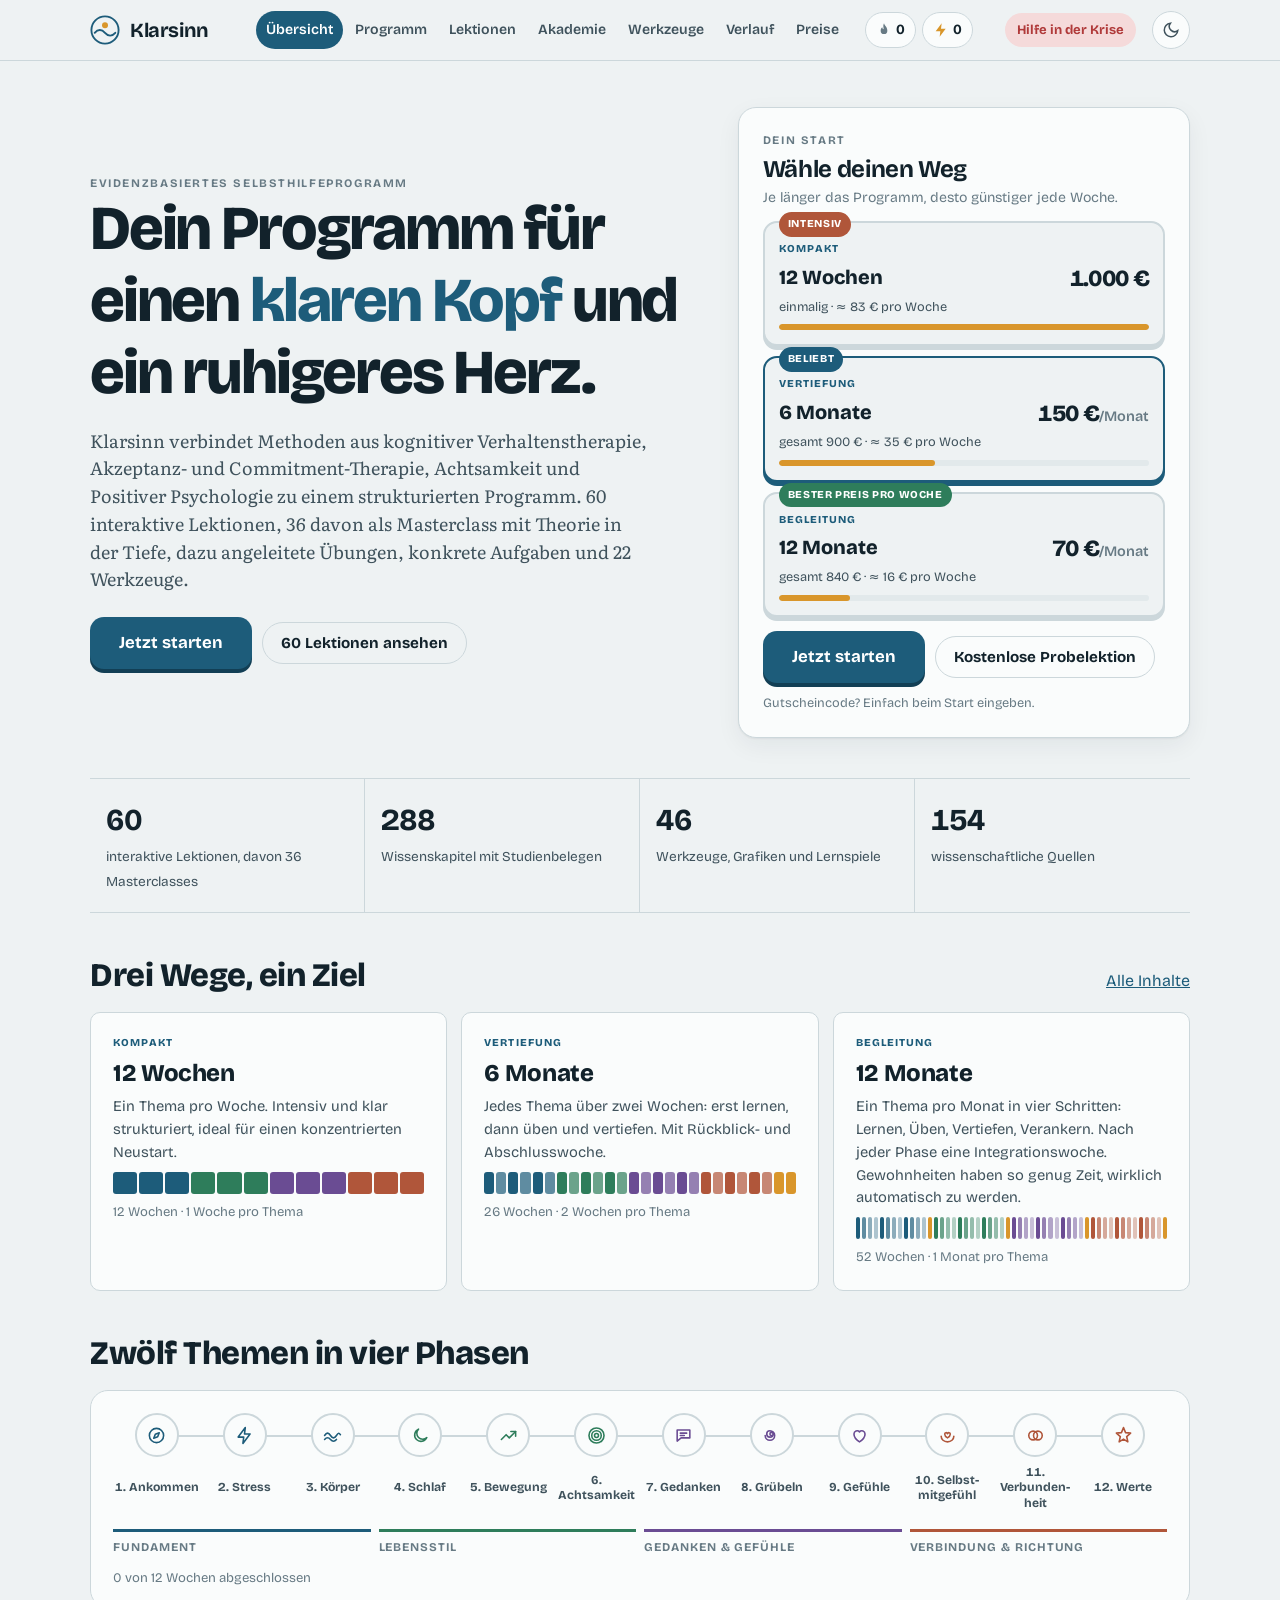
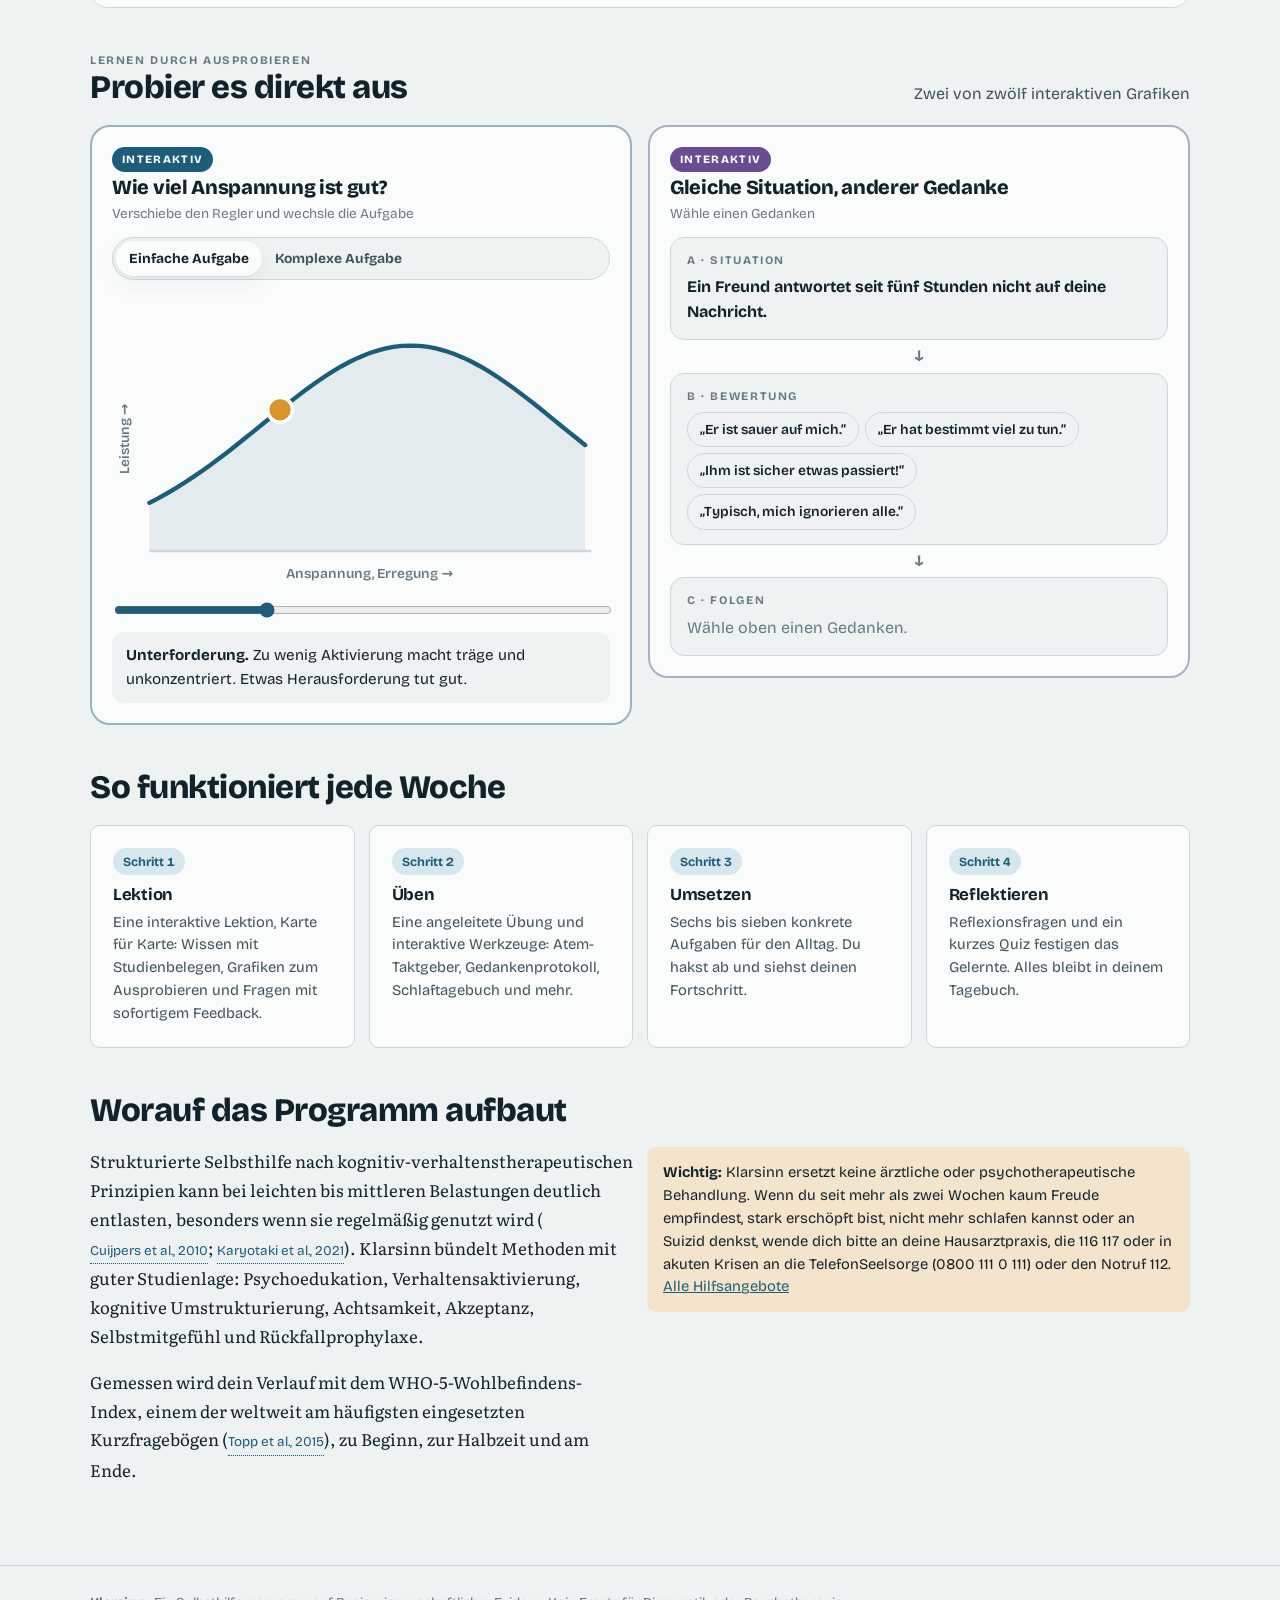
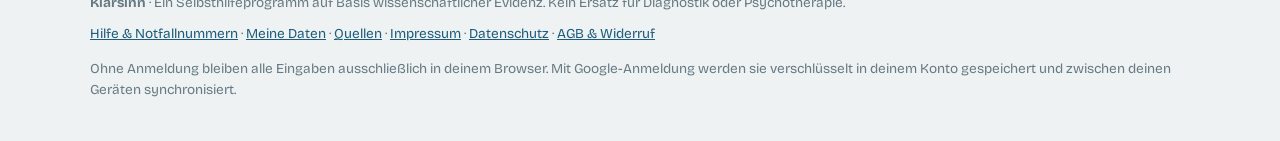
<file: klarsinn/index.html>
<!DOCTYPE html>
<html lang="de">
<head>
<meta charset="UTF-8">
<meta name="viewport" content="width=device-width, initial-scale=1, viewport-fit=cover">
<title>Klarsinn</title>
<meta name="description" content="Klarsinn – ein wissenschaftlich fundiertes, interaktives Programm (12 Wochen, 6 oder 12 Monate) für mentale Gesundheit. Wöchentlicher Input, Übungen, Aufgaben und Werkzeuge auf Basis von KVT, ACT, Achtsamkeit und Positiver Psychologie.">
<link rel="stylesheet" href="css/fonts.css">
<link rel="icon" href="favicon.svg" type="image/svg+xml">
<meta property="og:title" content="Klarsinn – Programm für mentale Gesundheit">
<meta property="og:description" content="60 interaktive Lektionen, Übungen, Prüfungen und Abschlusszertifikat. Evidenzbasiert, in 12 Wochen, 6 oder 12 Monaten.">
<meta name="theme-color" content="#1D5C7A">
<link rel="stylesheet" href="css/app.css">
</head>
<body>
<header class="top">
  <div class="wrap top-in">
    <a class="brand" href="#start" aria-label="Klarsinn – Startseite">
      <svg viewBox="0 0 32 32" aria-hidden="true"><circle cx="16" cy="16" r="14.5" fill="none" stroke="var(--accent)" stroke-width="2"/><path d="M5 19c3.5-4 7.5-4 11 0s7.5 4 11 0" fill="none" stroke="var(--accent)" stroke-width="2" stroke-linecap="round"/><circle cx="16" cy="11" r="3.2" fill="var(--glow)"/></svg>
      <span><b>Klarsinn</b><small>PROGRAMM FÜR MENTALE GESUNDHEIT</small></span>
    </a>
    <nav class="nav" id="nav" aria-label="Hauptnavigation">
      <a href="#start" data-r="start">Übersicht</a>
      <a href="#programm" data-r="programm">Programm</a>
      <a href="#lektionen" data-r="lektionen">Lektionen</a>
      <a href="#akademie" data-r="akademie">Akademie</a>
      <a href="#werkzeuge" data-r="werkzeuge">Werkzeuge</a>
      <a href="#verlauf" data-r="verlauf">Verlauf</a>
      <a href="#kaufen" data-r="kaufen">Preise</a>
    </nav>
    <div class="stats" id="stats"></div>
    <div id="account"></div>
    <a class="sos" href="#hilfe">Hilfe<span class="sos-long">&nbsp;in der Krise</span></a>
    <button class="iconbtn" id="themeBtn" type="button" aria-label="Farbschema wechseln" title="Hell/Dunkel">
      <svg viewBox="0 0 24 24" fill="none" stroke="currentColor" stroke-width="2"><path d="M21 12.8A9 9 0 1 1 11.2 3a7 7 0 0 0 9.8 9.8z"/></svg>
    </button>
    <button class="iconbtn menubtn" id="menuBtn" type="button" aria-label="Menü" aria-expanded="false">
      <svg viewBox="0 0 24 24" fill="none" stroke="currentColor" stroke-width="2" stroke-linecap="round"><path d="M4 7h16M4 12h16M4 17h16"/></svg>
    </button>
  </div>
</header>

<main class="wrap" id="app" tabindex="-1"></main>

<footer class="foot">
  <div class="wrap stack">
    <div class="row">
      <span><b>Klarsinn</b> · Ein Selbsthilfeprogramm auf Basis wissenschaftlicher Evidenz. Kein Ersatz für Diagnostik oder Psychotherapie.</span>
      <span><a href="#hilfe">Hilfe &amp; Notfallnummern</a> · <a href="#daten">Meine Daten</a> · <a href="#quellen">Quellen</a> · <a href="impressum.html">Impressum</a> · <a href="datenschutz.html">Datenschutz</a> · <a href="agb.html">AGB &amp; Widerruf</a></span>
    </div>
    <span id="privacyNote">Ohne Anmeldung bleiben alle Eingaben ausschließlich in deinem Browser. Mit Google-Anmeldung werden sie verschlüsselt in deinem Konto gespeichert und zwischen deinen Geräten synchronisiert.</span>
  </div>
</footer>
<div class="toast" id="toast" role="status" aria-live="polite"></div>

<script src="js/config.js"></script>
<script src="js/core.js"></script>
<script src="js/refs.js"></script>
<script src="js/weeks-01-04.js"></script>
<script src="js/weeks-05-08.js"></script>
<script src="js/weeks-09-12.js"></script>
<script src="js/deep-01-04.js"></script>
<script src="js/deep-05-08.js"></script>
<script src="js/deep-09-12.js"></script>
<script src="js/master-01-03.js"></script>
<script src="js/master-04-06.js"></script>
<script src="js/master-07-09.js"></script>
<script src="js/master-10-12.js"></script>
<script src="js/cases-01-06.js"></script>
<script src="js/cases-07-12.js"></script>
<script src="js/tools.js"></script>
<script src="js/explorables.js"></script>
<script src="js/explorables2.js"></script>
<script src="js/program.js"></script>
<script src="js/shop.js"></script>
<script src="js/models.js"></script>
<script src="js/academy.js"></script>
<script src="js/lessons.js"></script>
<script src="js/cloud.js"></script>
<script src="js/app.js"></script>
</body>
</html>
</file>
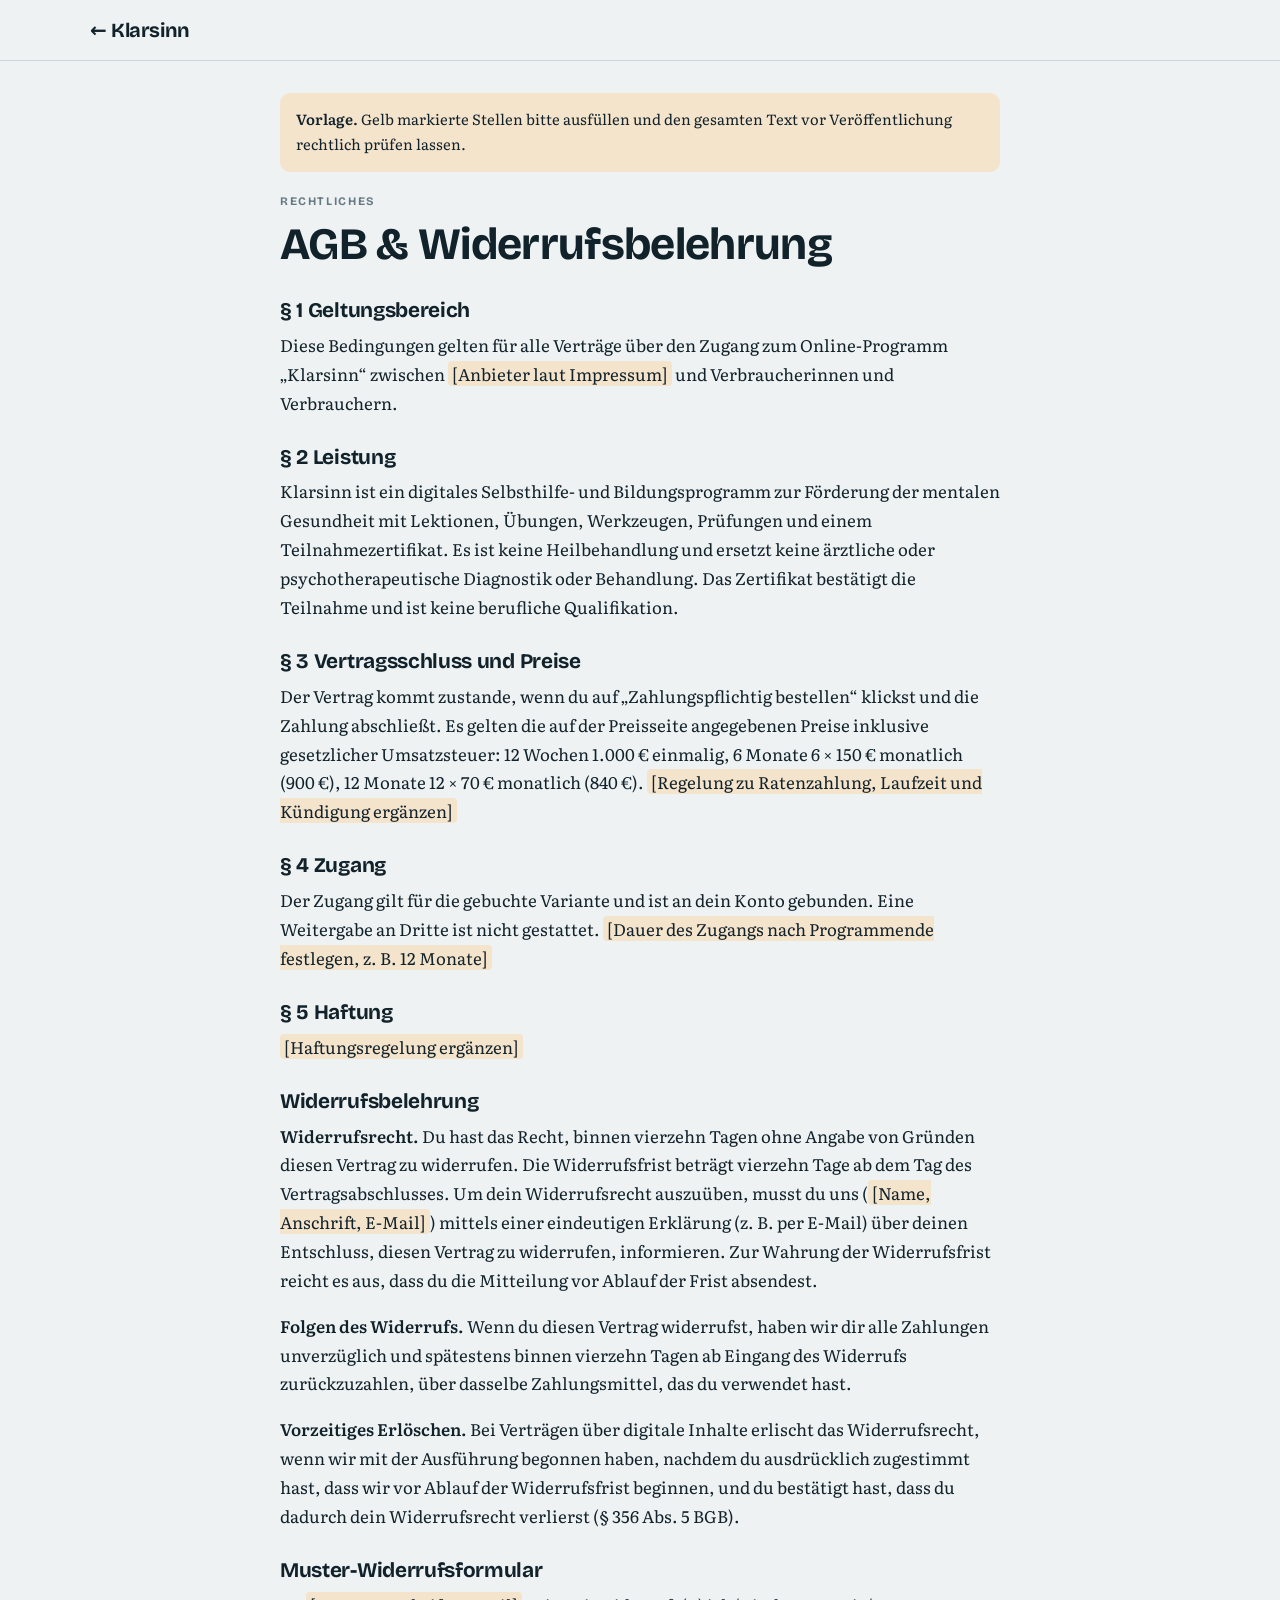
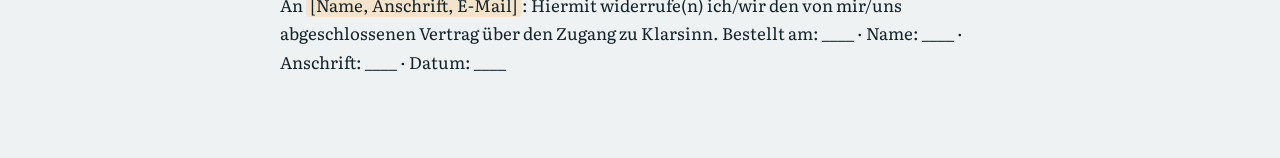
<file: klarsinn/agb.html>
<!DOCTYPE html>
<html lang="de"><head><meta charset="UTF-8"><meta name="viewport" content="width=device-width, initial-scale=1">
<title>AGB & Widerrufsbelehrung · Klarsinn</title><link rel="stylesheet" href="css/fonts.css"><link rel="stylesheet" href="css/app.css"><link rel="icon" href="favicon.svg" type="image/svg+xml">
<style>.legal{max-width:760px;margin:0 auto;padding-block:32px 64px}.legal h1{font-size:clamp(2rem,5vw,2.8rem);margin:8px 0 18px}.legal h2{font-size:1.3rem;margin:28px 0 8px}.legal .ph{background:var(--warn-tint);padding:0 4px;border-radius:4px}.legal .tpl{margin-bottom:20px}</style></head>
<body><header class="top"><div class="wrap top-in"><a class="brand" href="./"><b>← Klarsinn</b></a></div></header><main class="wrap legal reading">
<div class="note warn tpl"><b>Vorlage.</b> Gelb markierte Stellen bitte ausfüllen und den gesamten Text vor Veröffentlichung rechtlich prüfen lassen.</div>
<div class="eyebrow">Rechtliches</div><h1>AGB & Widerrufsbelehrung</h1>

<h2>§ 1 Geltungsbereich</h2>
<p>Diese Bedingungen gelten für alle Verträge über den Zugang zum Online-Programm „Klarsinn“ zwischen <span class="ph">[Anbieter laut Impressum]</span> und Verbraucherinnen und Verbrauchern.</p>
<h2>§ 2 Leistung</h2>
<p>Klarsinn ist ein digitales Selbsthilfe- und Bildungsprogramm zur Förderung der mentalen Gesundheit mit Lektionen, Übungen, Werkzeugen, Prüfungen und einem Teilnahmezertifikat. Es ist keine Heilbehandlung und ersetzt keine ärztliche oder psychotherapeutische Diagnostik oder Behandlung. Das Zertifikat bestätigt die Teilnahme und ist keine berufliche Qualifikation.</p>
<h2>§ 3 Vertragsschluss und Preise</h2>
<p>Der Vertrag kommt zustande, wenn du auf „Zahlungspflichtig bestellen“ klickst und die Zahlung abschließt. Es gelten die auf der Preisseite angegebenen Preise inklusive gesetzlicher Umsatzsteuer: 12 Wochen 1.000 € einmalig, 6 Monate 6 × 150 € monatlich (900 €), 12 Monate 12 × 70 € monatlich (840 €). <span class="ph">[Regelung zu Ratenzahlung, Laufzeit und Kündigung ergänzen]</span></p>
<h2>§ 4 Zugang</h2>
<p>Der Zugang gilt für die gebuchte Variante und ist an dein Konto gebunden. Eine Weitergabe an Dritte ist nicht gestattet. <span class="ph">[Dauer des Zugangs nach Programmende festlegen, z. B. 12 Monate]</span></p>
<h2>§ 5 Haftung</h2>
<p><span class="ph">[Haftungsregelung ergänzen]</span></p>
<h2 id="widerruf">Widerrufsbelehrung</h2>
<p><b>Widerrufsrecht.</b> Du hast das Recht, binnen vierzehn Tagen ohne Angabe von Gründen diesen Vertrag zu widerrufen. Die Widerrufsfrist beträgt vierzehn Tage ab dem Tag des Vertragsabschlusses. Um dein Widerrufsrecht auszuüben, musst du uns (<span class="ph">[Name, Anschrift, E-Mail]</span>) mittels einer eindeutigen Erklärung (z. B. per E-Mail) über deinen Entschluss, diesen Vertrag zu widerrufen, informieren. Zur Wahrung der Widerrufsfrist reicht es aus, dass du die Mitteilung vor Ablauf der Frist absendest.</p>
<p><b>Folgen des Widerrufs.</b> Wenn du diesen Vertrag widerrufst, haben wir dir alle Zahlungen unverzüglich und spätestens binnen vierzehn Tagen ab Eingang des Widerrufs zurückzuzahlen, über dasselbe Zahlungsmittel, das du verwendet hast.</p>
<p><b>Vorzeitiges Erlöschen.</b> Bei Verträgen über digitale Inhalte erlischt das Widerrufsrecht, wenn wir mit der Ausführung begonnen haben, nachdem du ausdrücklich zugestimmt hast, dass wir vor Ablauf der Widerrufsfrist beginnen, und du bestätigt hast, dass du dadurch dein Widerrufsrecht verlierst (§ 356 Abs. 5 BGB).</p>
<h2>Muster-Widerrufsformular</h2>
<p>An <span class="ph">[Name, Anschrift, E-Mail]</span>: Hiermit widerrufe(n) ich/wir den von mir/uns abgeschlossenen Vertrag über den Zugang zu Klarsinn. Bestellt am: ____ · Name: ____ · Anschrift: ____ · Datum: ____</p>
</main></body></html>
</file>
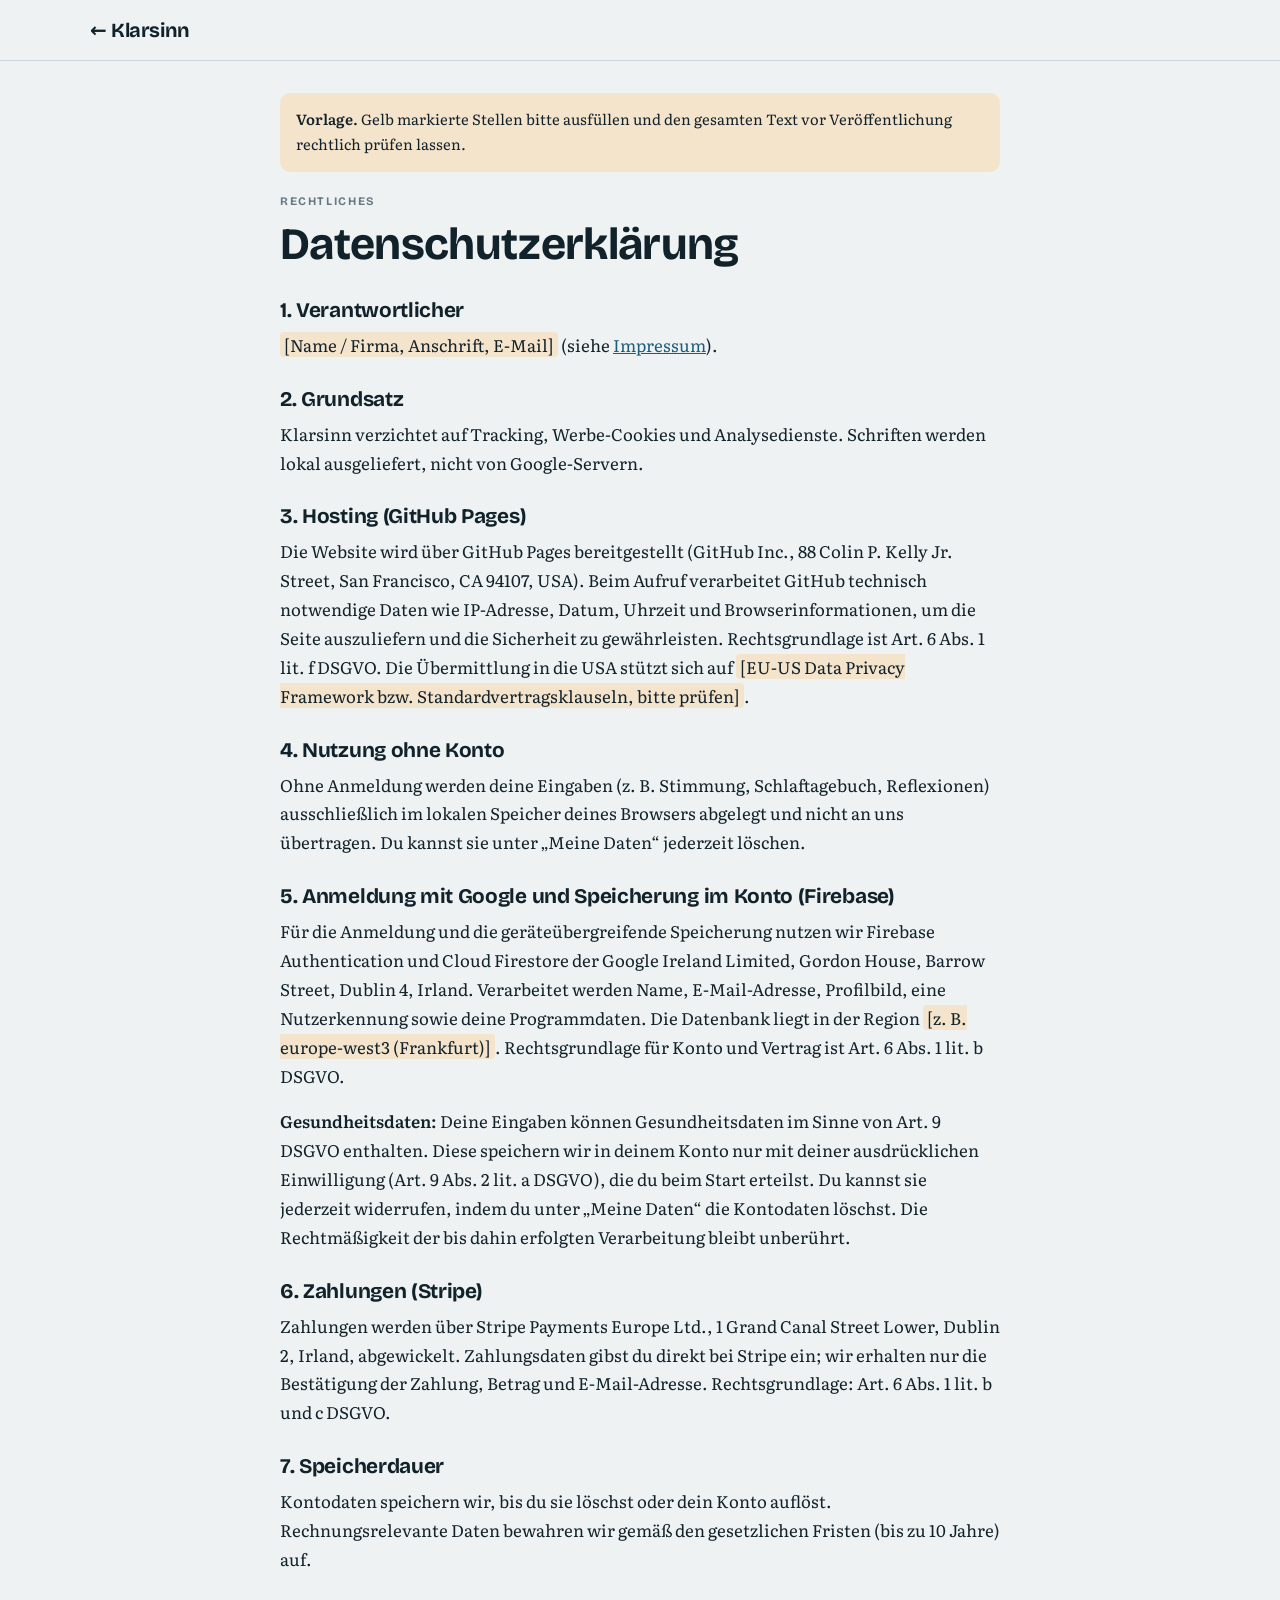
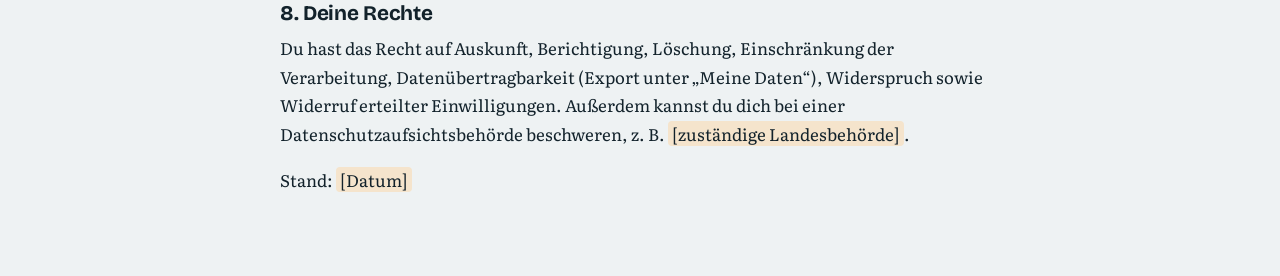
<file: klarsinn/datenschutz.html>
<!DOCTYPE html>
<html lang="de"><head><meta charset="UTF-8"><meta name="viewport" content="width=device-width, initial-scale=1">
<title>Datenschutzerklärung · Klarsinn</title><link rel="stylesheet" href="css/fonts.css"><link rel="stylesheet" href="css/app.css"><link rel="icon" href="favicon.svg" type="image/svg+xml">
<style>.legal{max-width:760px;margin:0 auto;padding-block:32px 64px}.legal h1{font-size:clamp(2rem,5vw,2.8rem);margin:8px 0 18px}.legal h2{font-size:1.3rem;margin:28px 0 8px}.legal .ph{background:var(--warn-tint);padding:0 4px;border-radius:4px}.legal .tpl{margin-bottom:20px}</style></head>
<body><header class="top"><div class="wrap top-in"><a class="brand" href="./"><b>← Klarsinn</b></a></div></header><main class="wrap legal reading">
<div class="note warn tpl"><b>Vorlage.</b> Gelb markierte Stellen bitte ausfüllen und den gesamten Text vor Veröffentlichung rechtlich prüfen lassen.</div>
<div class="eyebrow">Rechtliches</div><h1>Datenschutzerklärung</h1>

<h2>1. Verantwortlicher</h2>
<p><span class="ph">[Name / Firma, Anschrift, E-Mail]</span> (siehe <a href="impressum.html">Impressum</a>).</p>
<h2>2. Grundsatz</h2>
<p>Klarsinn verzichtet auf Tracking, Werbe-Cookies und Analysedienste. Schriften werden lokal ausgeliefert, nicht von Google-Servern.</p>
<h2>3. Hosting (GitHub Pages)</h2>
<p>Die Website wird über GitHub Pages bereitgestellt (GitHub Inc., 88 Colin P. Kelly Jr. Street, San Francisco, CA 94107, USA). Beim Aufruf verarbeitet GitHub technisch notwendige Daten wie IP-Adresse, Datum, Uhrzeit und Browserinformationen, um die Seite auszuliefern und die Sicherheit zu gewährleisten. Rechtsgrundlage ist Art. 6 Abs. 1 lit. f DSGVO. Die Übermittlung in die USA stützt sich auf <span class="ph">[EU-US Data Privacy Framework bzw. Standardvertragsklauseln, bitte prüfen]</span>.</p>
<h2>4. Nutzung ohne Konto</h2>
<p>Ohne Anmeldung werden deine Eingaben (z. B. Stimmung, Schlaftagebuch, Reflexionen) ausschließlich im lokalen Speicher deines Browsers abgelegt und nicht an uns übertragen. Du kannst sie unter „Meine Daten“ jederzeit löschen.</p>
<h2>5. Anmeldung mit Google und Speicherung im Konto (Firebase)</h2>
<p>Für die Anmeldung und die geräteübergreifende Speicherung nutzen wir Firebase Authentication und Cloud Firestore der Google Ireland Limited, Gordon House, Barrow Street, Dublin 4, Irland. Verarbeitet werden Name, E-Mail-Adresse, Profilbild, eine Nutzerkennung sowie deine Programmdaten. Die Datenbank liegt in der Region <span class="ph">[z. B. europe-west3 (Frankfurt)]</span>. Rechtsgrundlage für Konto und Vertrag ist Art. 6 Abs. 1 lit. b DSGVO.</p>
<p><b>Gesundheitsdaten:</b> Deine Eingaben können Gesundheitsdaten im Sinne von Art. 9 DSGVO enthalten. Diese speichern wir in deinem Konto nur mit deiner ausdrücklichen Einwilligung (Art. 9 Abs. 2 lit. a DSGVO), die du beim Start erteilst. Du kannst sie jederzeit widerrufen, indem du unter „Meine Daten“ die Kontodaten löschst. Die Rechtmäßigkeit der bis dahin erfolgten Verarbeitung bleibt unberührt.</p>
<h2>6. Zahlungen (Stripe)</h2>
<p>Zahlungen werden über Stripe Payments Europe Ltd., 1 Grand Canal Street Lower, Dublin 2, Irland, abgewickelt. Zahlungsdaten gibst du direkt bei Stripe ein; wir erhalten nur die Bestätigung der Zahlung, Betrag und E-Mail-Adresse. Rechtsgrundlage: Art. 6 Abs. 1 lit. b und c DSGVO.</p>
<h2>7. Speicherdauer</h2>
<p>Kontodaten speichern wir, bis du sie löschst oder dein Konto auflöst. Rechnungsrelevante Daten bewahren wir gemäß den gesetzlichen Fristen (bis zu 10 Jahre) auf.</p>
<h2>8. Deine Rechte</h2>
<p>Du hast das Recht auf Auskunft, Berichtigung, Löschung, Einschränkung der Verarbeitung, Datenübertragbarkeit (Export unter „Meine Daten“), Widerspruch sowie Widerruf erteilter Einwilligungen. Außerdem kannst du dich bei einer Datenschutzaufsichtsbehörde beschweren, z. B. <span class="ph">[zuständige Landesbehörde]</span>.</p>
<p>Stand: <span class="ph">[Datum]</span></p>
</main></body></html>
</file>
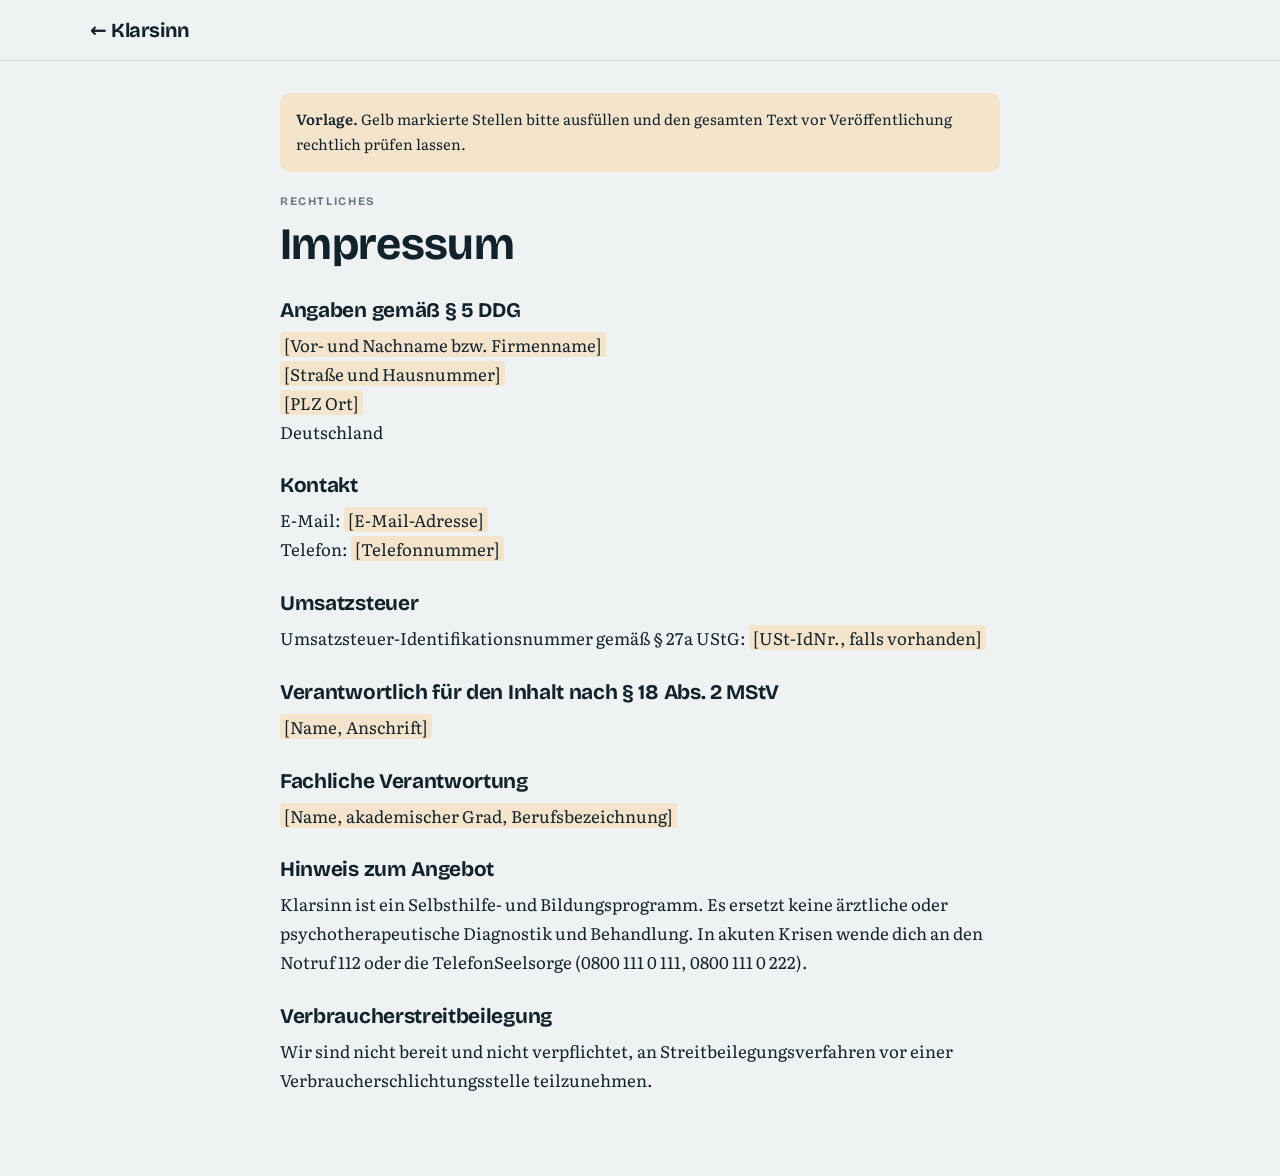
<file: klarsinn/impressum.html>
<!DOCTYPE html>
<html lang="de"><head><meta charset="UTF-8"><meta name="viewport" content="width=device-width, initial-scale=1">
<title>Impressum · Klarsinn</title><link rel="stylesheet" href="css/fonts.css"><link rel="stylesheet" href="css/app.css"><link rel="icon" href="favicon.svg" type="image/svg+xml">
<style>.legal{max-width:760px;margin:0 auto;padding-block:32px 64px}.legal h1{font-size:clamp(2rem,5vw,2.8rem);margin:8px 0 18px}.legal h2{font-size:1.3rem;margin:28px 0 8px}.legal .ph{background:var(--warn-tint);padding:0 4px;border-radius:4px}.legal .tpl{margin-bottom:20px}</style></head>
<body><header class="top"><div class="wrap top-in"><a class="brand" href="./"><b>← Klarsinn</b></a></div></header><main class="wrap legal reading">
<div class="note warn tpl"><b>Vorlage.</b> Gelb markierte Stellen bitte ausfüllen und den gesamten Text vor Veröffentlichung rechtlich prüfen lassen.</div>
<div class="eyebrow">Rechtliches</div><h1>Impressum</h1>

<h2>Angaben gemäß § 5 DDG</h2>
<p><span class="ph">[Vor- und Nachname bzw. Firmenname]</span><br><span class="ph">[Straße und Hausnummer]</span><br><span class="ph">[PLZ Ort]</span><br>Deutschland</p>
<h2>Kontakt</h2>
<p>E-Mail: <span class="ph">[E-Mail-Adresse]</span><br>Telefon: <span class="ph">[Telefonnummer]</span></p>
<h2>Umsatzsteuer</h2>
<p>Umsatzsteuer-Identifikationsnummer gemäß § 27a UStG: <span class="ph">[USt-IdNr., falls vorhanden]</span></p>
<h2>Verantwortlich für den Inhalt nach § 18 Abs. 2 MStV</h2>
<p><span class="ph">[Name, Anschrift]</span></p>
<h2>Fachliche Verantwortung</h2>
<p><span class="ph">[Name, akademischer Grad, Berufsbezeichnung]</span></p>
<h2>Hinweis zum Angebot</h2>
<p>Klarsinn ist ein Selbsthilfe- und Bildungsprogramm. Es ersetzt keine ärztliche oder psychotherapeutische Diagnostik und Behandlung. In akuten Krisen wende dich an den Notruf 112 oder die TelefonSeelsorge (0800 111 0 111, 0800 111 0 222).</p>
<h2>Verbraucherstreitbeilegung</h2>
<p>Wir sind nicht bereit und nicht verpflichtet, an Streitbeilegungsverfahren vor einer Verbraucherschlichtungsstelle teilzunehmen.</p>
</main></body></html>
</file>
<file: klarsinn/css/fonts.css>
/* Selbst gehostete Schriften (SIL Open Font License): Bricolage Grotesque, Literata */
/* latin-ext */
@font-face {
  font-family: 'Bricolage Grotesque';
  font-style: normal;
  font-weight: 400;
  font-stretch: 100%;
  font-display: swap;
  src: url(../fonts/BricolageGrotesque-normal-latin-ext-0.woff2) format('woff2');
  unicode-range: U+0100-02BA, U+02BD-02C5, U+02C7-02CC, U+02CE-02D7, U+02DD-02FF, U+0304, U+0308, U+0329, U+1D00-1DBF, U+1E00-1E9F, U+1EF2-1EFF, U+2020, U+20A0-20AB, U+20AD-20C4, U+2113, U+2C60-2C7F, U+A720-A7FF;
}
/* latin */
@font-face {
  font-family: 'Bricolage Grotesque';
  font-style: normal;
  font-weight: 400;
  font-stretch: 100%;
  font-display: swap;
  src: url(../fonts/BricolageGrotesque-normal-latin-1.woff2) format('woff2');
  unicode-range: U+0000-00FF, U+0131, U+0152-0153, U+02BB-02BC, U+02C6, U+02DA, U+02DC, U+0304, U+0308, U+0329, U+2000-206F, U+20AC, U+2122, U+2191, U+2193, U+2212, U+2215, U+FEFF, U+FFFD;
}
/* latin-ext */
@font-face {
  font-family: 'Bricolage Grotesque';
  font-style: normal;
  font-weight: 600;
  font-stretch: 100%;
  font-display: swap;
  src: url(../fonts/BricolageGrotesque-normal-latin-ext-0.woff2) format('woff2');
  unicode-range: U+0100-02BA, U+02BD-02C5, U+02C7-02CC, U+02CE-02D7, U+02DD-02FF, U+0304, U+0308, U+0329, U+1D00-1DBF, U+1E00-1E9F, U+1EF2-1EFF, U+2020, U+20A0-20AB, U+20AD-20C4, U+2113, U+2C60-2C7F, U+A720-A7FF;
}
/* latin */
@font-face {
  font-family: 'Bricolage Grotesque';
  font-style: normal;
  font-weight: 600;
  font-stretch: 100%;
  font-display: swap;
  src: url(../fonts/BricolageGrotesque-normal-latin-1.woff2) format('woff2');
  unicode-range: U+0000-00FF, U+0131, U+0152-0153, U+02BB-02BC, U+02C6, U+02DA, U+02DC, U+0304, U+0308, U+0329, U+2000-206F, U+20AC, U+2122, U+2191, U+2193, U+2212, U+2215, U+FEFF, U+FFFD;
}
/* latin-ext */
@font-face {
  font-family: 'Bricolage Grotesque';
  font-style: normal;
  font-weight: 700;
  font-stretch: 100%;
  font-display: swap;
  src: url(../fonts/BricolageGrotesque-normal-latin-ext-0.woff2) format('woff2');
  unicode-range: U+0100-02BA, U+02BD-02C5, U+02C7-02CC, U+02CE-02D7, U+02DD-02FF, U+0304, U+0308, U+0329, U+1D00-1DBF, U+1E00-1E9F, U+1EF2-1EFF, U+2020, U+20A0-20AB, U+20AD-20C4, U+2113, U+2C60-2C7F, U+A720-A7FF;
}
/* latin */
@font-face {
  font-family: 'Bricolage Grotesque';
  font-style: normal;
  font-weight: 700;
  font-stretch: 100%;
  font-display: swap;
  src: url(../fonts/BricolageGrotesque-normal-latin-1.woff2) format('woff2');
  unicode-range: U+0000-00FF, U+0131, U+0152-0153, U+02BB-02BC, U+02C6, U+02DA, U+02DC, U+0304, U+0308, U+0329, U+2000-206F, U+20AC, U+2122, U+2191, U+2193, U+2212, U+2215, U+FEFF, U+FFFD;
}
/* latin-ext */
@font-face {
  font-family: 'Bricolage Grotesque';
  font-style: normal;
  font-weight: 800;
  font-stretch: 100%;
  font-display: swap;
  src: url(../fonts/BricolageGrotesque-normal-latin-ext-0.woff2) format('woff2');
  unicode-range: U+0100-02BA, U+02BD-02C5, U+02C7-02CC, U+02CE-02D7, U+02DD-02FF, U+0304, U+0308, U+0329, U+1D00-1DBF, U+1E00-1E9F, U+1EF2-1EFF, U+2020, U+20A0-20AB, U+20AD-20C4, U+2113, U+2C60-2C7F, U+A720-A7FF;
}
/* latin */
@font-face {
  font-family: 'Bricolage Grotesque';
  font-style: normal;
  font-weight: 800;
  font-stretch: 100%;
  font-display: swap;
  src: url(../fonts/BricolageGrotesque-normal-latin-1.woff2) format('woff2');
  unicode-range: U+0000-00FF, U+0131, U+0152-0153, U+02BB-02BC, U+02C6, U+02DA, U+02DC, U+0304, U+0308, U+0329, U+2000-206F, U+20AC, U+2122, U+2191, U+2193, U+2212, U+2215, U+FEFF, U+FFFD;
}
/* latin-ext */
@font-face {
  font-family: 'Literata';
  font-style: italic;
  font-weight: 400;
  font-display: swap;
  src: url(../fonts/Literata-italic-latin-ext-2.woff2) format('woff2');
  unicode-range: U+0100-02BA, U+02BD-02C5, U+02C7-02CC, U+02CE-02D7, U+02DD-02FF, U+0304, U+0308, U+0329, U+1D00-1DBF, U+1E00-1E9F, U+1EF2-1EFF, U+2020, U+20A0-20AB, U+20AD-20C4, U+2113, U+2C60-2C7F, U+A720-A7FF;
}
/* latin */
@font-face {
  font-family: 'Literata';
  font-style: italic;
  font-weight: 400;
  font-display: swap;
  src: url(../fonts/Literata-italic-latin-3.woff2) format('woff2');
  unicode-range: U+0000-00FF, U+0131, U+0152-0153, U+02BB-02BC, U+02C6, U+02DA, U+02DC, U+0304, U+0308, U+0329, U+2000-206F, U+20AC, U+2122, U+2191, U+2193, U+2212, U+2215, U+FEFF, U+FFFD;
}
/* latin-ext */
@font-face {
  font-family: 'Literata';
  font-style: normal;
  font-weight: 400;
  font-display: swap;
  src: url(../fonts/Literata-normal-latin-ext-4.woff2) format('woff2');
  unicode-range: U+0100-02BA, U+02BD-02C5, U+02C7-02CC, U+02CE-02D7, U+02DD-02FF, U+0304, U+0308, U+0329, U+1D00-1DBF, U+1E00-1E9F, U+1EF2-1EFF, U+2020, U+20A0-20AB, U+20AD-20C4, U+2113, U+2C60-2C7F, U+A720-A7FF;
}
/* latin */
@font-face {
  font-family: 'Literata';
  font-style: normal;
  font-weight: 400;
  font-display: swap;
  src: url(../fonts/Literata-normal-latin-5.woff2) format('woff2');
  unicode-range: U+0000-00FF, U+0131, U+0152-0153, U+02BB-02BC, U+02C6, U+02DA, U+02DC, U+0304, U+0308, U+0329, U+2000-206F, U+20AC, U+2122, U+2191, U+2193, U+2212, U+2215, U+FEFF, U+FFFD;
}
/* latin-ext */
@font-face {
  font-family: 'Literata';
  font-style: normal;
  font-weight: 600;
  font-display: swap;
  src: url(../fonts/Literata-normal-latin-ext-4.woff2) format('woff2');
  unicode-range: U+0100-02BA, U+02BD-02C5, U+02C7-02CC, U+02CE-02D7, U+02DD-02FF, U+0304, U+0308, U+0329, U+1D00-1DBF, U+1E00-1E9F, U+1EF2-1EFF, U+2020, U+20A0-20AB, U+20AD-20C4, U+2113, U+2C60-2C7F, U+A720-A7FF;
}
/* latin */
@font-face {
  font-family: 'Literata';
  font-style: normal;
  font-weight: 600;
  font-display: swap;
  src: url(../fonts/Literata-normal-latin-5.woff2) format('woff2');
  unicode-range: U+0000-00FF, U+0131, U+0152-0153, U+02BB-02BC, U+02C6, U+02DA, U+02DC, U+0304, U+0308, U+0329, U+2000-206F, U+20AC, U+2122, U+2191, U+2193, U+2212, U+2215, U+FEFF, U+FFFD;
}
</file>
<file: klarsinn/css/app.css>
/* Klarsinn – Layout: ruhige Lese-App. Oben schmale Navigation, darunter eine Wegkarte mit 12 Stationen in 4 Phasen;
   Lesetexte in einer Serifenschrift auf 68 Zeichen, Werkzeuge als klar umrandete Arbeitsflächen. */
:root {
  --bg: #EEF2F3;          /* Nebel: kühles, leicht blaugrünes Grau */
  --surface: #FAFCFC;
  --surface-2: #E2E9EB;
  --ink: #12222B;         /* Tiefsee */
  --ink-soft: #3F525C;
  --ink-faint: #677A84;
  --line: #CCD7DB;
  --accent: #1D5C7A;      /* Lagune */
  --accent-ink: #FFFFFF;
  --accent-tint: #D7E7EE;
  --glow: #D9962B;        /* Morgenlicht: nur für Fortschritt & Erfolge */
  --glow-tint: #F6E7CC;
  --ok: #2E7D5B; --ok-tint: #D8ECE2;
  --warn: #A86514; --warn-tint: #F5E4CC;
  --crit: #B03A3A; --crit-tint: #F5DADA;
  --p1: #1D5C7A; --p2: #2E7D5B; --p3: #6A4C93; --p4: #B0563A;
  --shadow: 0 1px 2px rgba(18,34,43,.06), 0 8px 24px rgba(18,34,43,.06);
  --f-display: "Bricolage Grotesque", "Avenir Next", "Segoe UI", system-ui, sans-serif;
  --f-read: "Literata", "Iowan Old Style", Georgia, "Times New Roman", serif;
  --f-ui: "Bricolage Grotesque", "Avenir Next", "Segoe UI", system-ui, sans-serif;
  --r: 10px; --r-sm: 6px;
  --wrap: 1140px; --measure: 68ch;
}
@media (prefers-color-scheme: dark) {
  :root:not([data-theme="light"]) {
    --bg: #0D171C; --surface: #13212A; --surface-2: #1A2C36; --ink: #E4EEF1; --ink-soft: #AFC1C8;
    --ink-faint: #81959E; --line: #273D49; --accent: #6FB7D6; --accent-ink: #0D171C; --accent-tint: #173547;
    --glow: #F0B550; --glow-tint: #3A2C14; --ok: #6CC79E; --ok-tint: #173A2C; --warn: #E7A350; --warn-tint: #3A2A14;
    --crit: #EC8585; --crit-tint: #3D1C1C; --p1: #6FB7D6; --p2: #6CC79E; --p3: #B79BE0; --p4: #E59A7E;
    --shadow: 0 1px 2px rgba(0,0,0,.3), 0 8px 24px rgba(0,0,0,.25); color-scheme: dark;
  }
}
:root[data-theme="dark"] {
  --bg: #0D171C; --surface: #13212A; --surface-2: #1A2C36; --ink: #E4EEF1; --ink-soft: #AFC1C8;
  --ink-faint: #81959E; --line: #273D49; --accent: #6FB7D6; --accent-ink: #0D171C; --accent-tint: #173547;
  --glow: #F0B550; --glow-tint: #3A2C14; --ok: #6CC79E; --ok-tint: #173A2C; --warn: #E7A350; --warn-tint: #3A2A14;
  --crit: #EC8585; --crit-tint: #3D1C1C; --p1: #6FB7D6; --p2: #6CC79E; --p3: #B79BE0; --p4: #E59A7E;
  --shadow: 0 1px 2px rgba(0,0,0,.3), 0 8px 24px rgba(0,0,0,.25); color-scheme: dark;
}

* { box-sizing: border-box; }
html { -webkit-text-size-adjust: 100%; }
body { margin: 0; background: var(--bg); color: var(--ink); font-family: var(--f-ui); font-size: 16px; line-height: 1.55; -webkit-font-smoothing: antialiased; }
@media (prefers-reduced-motion: reduce) { *, *::before, *::after { animation: none !important; transition: none !important; scroll-behavior: auto !important; } }
a { color: var(--accent); }
button, input, select, textarea { font: inherit; color: inherit; }
:focus-visible { outline: 2px solid var(--accent); outline-offset: 2px; border-radius: 4px; }
::selection { background: var(--accent); color: var(--accent-ink); }
h1, h2, h3, h4 { font-family: var(--f-display); letter-spacing: -.015em; line-height: 1.15; text-wrap: balance; margin: 0; }
.wrap { max-width: var(--wrap); margin: 0 auto; padding-inline: 20px; }
.eyebrow { font-family: var(--f-ui); font-size: .72rem; font-weight: 700; letter-spacing: .14em; text-transform: uppercase; color: var(--ink-faint); }
.muted { color: var(--ink-soft); }
.faint { color: var(--ink-faint); }
.num { font-variant-numeric: tabular-nums; }
.sr { position: absolute; width: 1px; height: 1px; overflow: hidden; clip: rect(0 0 0 0); white-space: nowrap; }

/* ---------- Kopfzeile ---------- */
.top { position: sticky; top: env(safe-area-inset-top, 0px); z-index: 40; background: color-mix(in srgb, var(--bg) 90%, transparent); backdrop-filter: blur(12px); border-bottom: 1px solid var(--line); }
.top-in { display: flex; align-items: center; gap: 16px; min-height: 60px; }
.brand { display: flex; align-items: center; gap: 10px; text-decoration: none; color: var(--ink); margin-right: auto; }
.brand svg { width: 30px; height: 30px; flex: none; }
.brand b { font-family: var(--f-display); font-size: 1.25rem; font-weight: 700; letter-spacing: -.02em; }
.brand small { display: block; font-size: .68rem; color: var(--ink-faint); letter-spacing: .06em; font-weight: 600; margin-top: -3px; }
.nav { display: flex; gap: 2px; }
.nav a { text-decoration: none; color: var(--ink-soft); font-weight: 600; font-size: .92rem; padding: 8px 12px; border-radius: 999px; }
.nav a:hover { color: var(--ink); background: var(--surface-2); }
.nav a[aria-current="page"] { color: var(--accent-ink); background: var(--accent); }
.iconbtn { border: 1px solid var(--line); background: var(--surface); border-radius: 999px; width: 38px; height: 38px; display: grid; place-items: center; cursor: pointer; color: var(--ink-soft); flex: none; }
.iconbtn:hover { color: var(--ink); border-color: var(--ink-faint); }
.iconbtn svg { width: 18px; height: 18px; }
.menubtn { display: none; }
@media (max-width: 900px) {
  .menubtn { display: grid; }
  .nav { display: none; position: absolute; top: 100%; left: 0; right: 0; flex-direction: column; background: var(--surface); border-bottom: 1px solid var(--line); padding: 8px 16px 14px; box-shadow: var(--shadow); }
  .nav.open { display: flex; }
  .nav a { border-radius: var(--r-sm); padding: 11px 12px; }
}
.sos { display: inline-flex; align-items: center; gap: 6px; font-weight: 700; font-size: .82rem; color: var(--crit); background: var(--crit-tint); border-radius: 999px; padding: 7px 12px; text-decoration: none; white-space: nowrap; }

/* ---------- Grundbausteine ---------- */
main { padding-block: 28px 64px; min-height: 70vh; }
.btn { display: inline-flex; align-items: center; justify-content: center; gap: 8px; border: 1px solid transparent; background: var(--accent); color: var(--accent-ink); font-weight: 700; padding: 11px 18px; border-radius: 999px; cursor: pointer; text-decoration: none; font-size: .95rem; line-height: 1.2; }
.btn:hover { filter: brightness(1.08); }
.btn.ghost { background: transparent; color: var(--ink); border-color: var(--line); }
.btn.ghost:hover { border-color: var(--ink-faint); filter: none; }
.btn.small { padding: 7px 13px; font-size: .85rem; }
.btn.glow { background: var(--glow); color: #1d1405; }
.btn.danger { background: var(--crit); color: #fff; }
.btn[disabled] { opacity: .45; cursor: not-allowed; }
.row { display: flex; flex-wrap: wrap; gap: 10px; align-items: center; }
.stack { display: grid; gap: 14px; }
.panel { background: var(--surface); border: 1px solid var(--line); border-radius: var(--r); padding: 22px; min-width: 0; }
.panel h3 { font-size: 1.15rem; }
.chip { display: inline-flex; align-items: center; gap: 6px; font-size: .78rem; font-weight: 700; padding: 4px 10px; border-radius: 999px; background: var(--surface-2); color: var(--ink-soft); white-space: nowrap; }
.chip.ok { background: var(--ok-tint); color: var(--ok); }
.chip.glow { background: var(--glow-tint); color: var(--warn); }
.chip.accent { background: var(--accent-tint); color: var(--accent); }
.field { display: grid; gap: 6px; }
.field label, .lbl { font-weight: 700; font-size: .88rem; }
.field .hint { font-size: .82rem; color: var(--ink-faint); }
input[type="text"], input[type="date"], input[type="time"], input[type="number"], select, textarea {
  width: 100%; background: var(--bg); border: 1px solid var(--line); border-radius: var(--r-sm); padding: 10px 12px; font-size: .95rem; }
textarea { min-height: 96px; resize: vertical; font-family: var(--f-read); line-height: 1.6; }
input:focus, select:focus, textarea:focus { outline: 2px solid var(--accent); outline-offset: 0; border-color: transparent; }
input[type="range"] { width: 100%; accent-color: var(--accent); }
.grid2 { display: grid; grid-template-columns: repeat(2, minmax(0, 1fr)); gap: 14px; }
.grid3 { display: grid; grid-template-columns: repeat(3, minmax(0, 1fr)); gap: 14px; }
@media (max-width: 720px) { .grid2, .grid3 { grid-template-columns: 1fr; } }
.toast { position: fixed; left: 50%; bottom: calc(20px + env(safe-area-inset-bottom, 0px)); transform: translateX(-50%) translateY(20px); background: var(--ink); color: var(--bg); padding: 11px 18px; border-radius: 999px; font-weight: 600; font-size: .9rem; opacity: 0; transition: .25s; z-index: 90; pointer-events: none; max-width: calc(100% - 32px); }
.toast.show { opacity: 1; transform: translateX(-50%) translateY(0); }
.empty { border: 1px dashed var(--line); border-radius: var(--r); padding: 22px; color: var(--ink-soft); text-align: center; font-size: .92rem; }
.note { border-radius: var(--r); padding: 14px 16px; background: var(--accent-tint); color: var(--ink); font-size: .92rem; }
.note.warn { background: var(--warn-tint); }
.note.crit { background: var(--crit-tint); }
hr.soft { border: 0; border-top: 1px solid var(--line); margin: 8px 0; }

/* ---------- Startseite ---------- */
.hero { display: grid; grid-template-columns: minmax(0, 1.15fr) minmax(0, .85fr); gap: 36px; align-items: center; padding-block: 18px 30px; }
.hero h1 { font-size: clamp(2.2rem, 5.4vw, 3.9rem); font-weight: 800; letter-spacing: -.035em; }
.hero h1 em { font-style: normal; color: var(--accent); }
.hero p.lead { font-family: var(--f-read); font-size: 1.12rem; color: var(--ink-soft); max-width: 56ch; margin: 18px 0 24px; }
.hero-card { background: var(--surface); border: 1px solid var(--line); border-radius: 18px; padding: 24px; box-shadow: var(--shadow); }
@media (max-width: 860px) { .hero { grid-template-columns: 1fr; } }
.facts { display: grid; grid-template-columns: repeat(4, minmax(0, 1fr)); gap: 0; border-block: 1px solid var(--line); margin-block: 10px 40px; }
.facts div { padding: 18px 16px; border-right: 1px solid var(--line); }
.facts div:last-child { border-right: 0; }
.facts b { display: block; font-family: var(--f-display); font-size: 1.9rem; letter-spacing: -.03em; font-variant-numeric: tabular-nums; }
.facts span { font-size: .85rem; color: var(--ink-soft); }
@media (max-width: 720px) { .facts { grid-template-columns: repeat(2, minmax(0, 1fr)); } .facts div:nth-child(2) { border-right: 0; } .facts div:nth-child(-n+2) { border-bottom: 1px solid var(--line); } }
.sec-h { display: flex; flex-wrap: wrap; justify-content: space-between; align-items: end; gap: 12px; margin: 44px 0 18px; }
.sec-h h2 { font-size: clamp(1.5rem, 3vw, 2.05rem); font-weight: 750; }
.method { display: grid; grid-template-columns: repeat(4, minmax(0, 1fr)); gap: 14px; }
.method .panel h3 { margin: 10px 0 6px; font-size: 1.05rem; }
.method .panel p { margin: 0; font-size: .92rem; color: var(--ink-soft); }
@media (max-width: 900px) { .method { grid-template-columns: repeat(2, minmax(0, 1fr)); } }
@media (max-width: 520px) { .method { grid-template-columns: 1fr; } }
.phase-dot { width: 10px; height: 10px; border-radius: 50%; display: inline-block; flex: none; }

/* ---------- Wegkarte (Signatur) ---------- */
.route { position: relative; background: var(--surface); border: 1px solid var(--line); border-radius: 18px; padding: 22px 22px 18px; overflow-x: auto; }
.route-track { display: grid; grid-template-columns: repeat(12, minmax(62px, 1fr)); min-width: 760px; position: relative; }
.route-track::before { content: ""; position: absolute; left: 4%; right: 4%; top: 22px; height: 2px; background: var(--line); }
.route-fill { position: absolute; left: 4%; top: 22px; height: 2px; background: var(--glow); transition: width .6s ease; }
.stop { position: relative; display: grid; justify-items: center; gap: 8px; text-decoration: none; color: var(--ink-soft); padding-bottom: 4px; }
.stop .node { width: 44px; height: 44px; border-radius: 50%; display: grid; place-items: center; background: var(--surface); border: 2px solid var(--line); font-family: var(--f-display); font-weight: 800; font-size: 1rem; color: var(--ink-soft); position: relative; z-index: 1; transition: transform .15s; font-variant-numeric: tabular-nums; }
.stop:hover .node { transform: translateY(-2px); border-color: var(--ph); color: var(--ink); }
.stop.done .node { background: var(--ph); border-color: var(--ph); color: var(--surface); }
.stop.current .node { border-color: var(--glow); box-shadow: 0 0 0 5px var(--glow-tint); color: var(--ink); }
.stop .t { font-size: .78rem; font-weight: 650; text-align: center; line-height: 1.25; max-width: 11ch; }
.stop.current .t { color: var(--ink); }
.route-phases { display: grid; grid-template-columns: repeat(4, minmax(0, 1fr)); min-width: 760px; margin-top: 14px; gap: 8px; }
.route-phases div { border-top: 3px solid var(--ph); padding-top: 6px; font-size: .74rem; font-weight: 700; letter-spacing: .08em; text-transform: uppercase; color: var(--ink-faint); }

/* ---------- Dashboard ---------- */
.dash { display: grid; grid-template-columns: minmax(0, 1.4fr) minmax(0, 1fr); gap: 16px; }
@media (max-width: 900px) { .dash { grid-template-columns: 1fr; } }
.now { display: grid; gap: 14px; }
.now h2 { font-size: clamp(1.6rem, 3.4vw, 2.3rem); font-weight: 780; }
.ring { width: 110px; height: 110px; flex: none; }
.ring text { font-family: var(--f-display); font-weight: 800; fill: var(--ink); }
.kpis { display: grid; grid-template-columns: repeat(3, minmax(0, 1fr)); gap: 10px; }
.kpi { background: var(--bg); border-radius: var(--r-sm); padding: 12px; }
.kpi b { display: block; font-family: var(--f-display); font-size: 1.5rem; font-variant-numeric: tabular-nums; }
.kpi span { font-size: .78rem; color: var(--ink-faint); font-weight: 600; }
.chart { width: 100%; height: auto; display: block; }
.chart text { fill: var(--ink-faint); font-size: 11px; font-family: var(--f-ui); }
.chart .grid line { stroke: var(--line); stroke-width: 1; }
.todo { list-style: none; margin: 0; padding: 0; display: grid; gap: 8px; }
.todo li { display: flex; gap: 10px; align-items: flex-start; font-size: .93rem; }

/* ---------- Programmübersicht ---------- */
.weeks { display: grid; grid-template-columns: repeat(3, minmax(0, 1fr)); gap: 14px; }
@media (max-width: 900px) { .weeks { grid-template-columns: repeat(2, minmax(0, 1fr)); } }
@media (max-width: 560px) { .weeks { grid-template-columns: 1fr; } }
.wcard { display: grid; grid-template-rows: auto 1fr auto; gap: 10px; text-decoration: none; color: var(--ink); background: var(--surface); border: 1px solid var(--line); border-radius: var(--r); padding: 18px; transition: border-color .15s, transform .15s; }
.wcard:hover { border-color: var(--ph); transform: translateY(-2px); }
.wcard .top-row { display: flex; justify-content: space-between; align-items: center; gap: 8px; }
.wcard .wn { font-family: var(--f-display); font-weight: 800; font-size: .9rem; color: var(--ph); }
.wcard h3 { font-size: 1.22rem; }
.wcard p { margin: 4px 0 0; font-size: .9rem; color: var(--ink-soft); }
.bar { height: 6px; background: var(--surface-2); border-radius: 99px; overflow: hidden; }
.bar i { display: block; height: 100%; background: var(--glow); border-radius: 99px; }

/* ---------- Wochenseite ---------- */
.whead { display: grid; grid-template-columns: minmax(0, 1fr) auto; gap: 20px; align-items: end; padding-bottom: 22px; border-bottom: 1px solid var(--line); }
.whead h1 { font-size: clamp(2rem, 5vw, 3.3rem); font-weight: 800; letter-spacing: -.035em; }
.whead .sub { font-family: var(--f-read); font-size: 1.15rem; color: var(--ink-soft); margin-top: 8px; }
.whead .bignum { font-family: var(--f-display); font-weight: 800; font-size: clamp(4rem, 11vw, 7.5rem); line-height: .8; color: var(--ph); opacity: .9; letter-spacing: -.06em; font-variant-numeric: tabular-nums; }
@media (max-width: 600px) { .whead { grid-template-columns: 1fr; } .whead .bignum { display: none; } }
.wlayout { display: grid; grid-template-columns: 220px minmax(0, 1fr); gap: 36px; margin-top: 26px; }
@media (max-width: 900px) { .wlayout { grid-template-columns: 1fr; gap: 18px; } }
.toc { position: sticky; top: calc(76px + env(safe-area-inset-top, 0px)); align-self: start; display: grid; gap: 2px; }
.toc a { text-decoration: none; color: var(--ink-soft); font-weight: 600; font-size: .9rem; padding: 7px 10px; border-left: 2px solid var(--line); display: flex; justify-content: space-between; gap: 8px; }
.toc a:hover { color: var(--ink); border-color: var(--ph); }
.toc a.active { color: var(--ink); border-color: var(--ph); background: var(--surface); }
.toc .tick { color: var(--ok); font-weight: 800; }
@media (max-width: 900px) {
  .toc { position: sticky; top: calc(60px + env(safe-area-inset-top, 0px)); z-index: 5; grid-auto-flow: column; overflow-x: auto; background: var(--bg); padding-block: 8px; border-bottom: 1px solid var(--line); margin-inline: -20px; padding-inline: 20px; }
  .toc a { border-left: 0; border-bottom: 2px solid transparent; white-space: nowrap; }
  .toc a.active { border-bottom-color: var(--ph); background: transparent; }
}
.wsec { padding-block: 10px 34px; scroll-margin-top: 130px; }
.wsec > h2 { font-size: 1.55rem; font-weight: 760; margin-bottom: 14px; display: flex; align-items: baseline; gap: 10px; }
.wsec > h2 small { font-family: var(--f-ui); font-size: .78rem; color: var(--ph); font-weight: 800; letter-spacing: .1em; text-transform: uppercase; }
.reading { font-family: var(--f-read); font-size: 1.05rem; line-height: 1.72; max-width: var(--measure); }
.reading p { margin: 0 0 1em; }
.reading ul, .reading ol { padding-left: 1.3em; margin: 0 0 1em; }
.reading li { margin-bottom: .35em; }
.reading strong { font-weight: 700; }
.chapter { margin-bottom: 30px; max-width: var(--measure); }
.chapter h3 { font-size: 1.3rem; font-weight: 720; margin-bottom: 12px; }
.chapter h3 span { color: var(--ph); margin-right: 8px; font-variant-numeric: tabular-nums; }
.cite { font-family: var(--f-ui); font-size: .8em; color: var(--accent); text-decoration: none; border-bottom: 1px dotted currentColor; white-space: nowrap; cursor: pointer; background: none; border-top: 0; border-left: 0; border-right: 0; padding: 0; }
.evidence { border: 1px solid var(--line); border-radius: var(--r); background: var(--surface); padding: 16px 18px; margin: 4px 0 6px; display: grid; grid-template-columns: auto minmax(0, 1fr); gap: 14px; font-size: .95rem; }
.evidence svg { width: 22px; height: 22px; color: var(--ph); margin-top: 2px; }
.evidence b { display: block; font-size: .75rem; letter-spacing: .12em; text-transform: uppercase; color: var(--ph); margin-bottom: 4px; }
.goals { list-style: none; padding: 0; margin: 18px 0 0; display: grid; gap: 8px; max-width: var(--measure); }
.goals li { display: grid; grid-template-columns: 22px minmax(0, 1fr); gap: 10px; font-size: .98rem; }
.goals li::before { content: ""; width: 14px; height: 14px; border: 2px solid var(--ph); border-radius: 50%; margin-top: 4px; }
.myth { display: grid; grid-template-columns: repeat(2, minmax(0, 1fr)); border: 1px solid var(--line); border-radius: var(--r); overflow: hidden; max-width: var(--measure); margin-top: 8px; }
.myth > div { padding: 16px 18px; font-size: .95rem; }
.myth > div:first-child { background: var(--surface-2); }
.myth > div:last-child { background: var(--surface); }
.myth b { display: block; font-size: .72rem; letter-spacing: .12em; text-transform: uppercase; margin-bottom: 6px; color: var(--ink-faint); }
@media (max-width: 600px) { .myth { grid-template-columns: 1fr; } }
.takeaways { counter-reset: tk; list-style: none; padding: 0; margin: 0; display: grid; gap: 10px; max-width: var(--measure); }
.takeaways li { counter-increment: tk; display: grid; grid-template-columns: 34px minmax(0, 1fr); gap: 10px; font-size: 1rem; }
.takeaways li::before { content: counter(tk); font-family: var(--f-display); font-weight: 800; color: var(--ph); font-size: 1.2rem; }
.steps { counter-reset: st; list-style: none; padding: 0; margin: 14px 0 0; display: grid; gap: 0; }
.steps li { counter-increment: st; display: grid; grid-template-columns: 36px minmax(0, 1fr); gap: 12px; padding: 12px 0; border-top: 1px solid var(--line); font-family: var(--f-read); }
.steps li::before { content: counter(st); width: 28px; height: 28px; border-radius: 50%; background: var(--surface-2); display: grid; place-items: center; font-family: var(--f-display); font-weight: 800; font-size: .85rem; }
.steps li.on::before { background: var(--ph); color: var(--surface); }
.tasks { display: grid; gap: 10px; }
.task { display: grid; grid-template-columns: minmax(0, 1fr) auto; gap: 14px; align-items: center; background: var(--surface); border: 1px solid var(--line); border-radius: var(--r); padding: 14px 16px; }
.task h4 { font-size: 1rem; font-weight: 700; }
.task p { margin: 3px 0 0; font-size: .9rem; color: var(--ink-soft); }
.task.complete { border-color: color-mix(in srgb, var(--ok) 45%, var(--line)); }
.boxes { display: flex; gap: 5px; flex-wrap: wrap; justify-content: flex-end; }
.box { width: 30px; height: 30px; border-radius: 7px; border: 2px solid var(--line); background: var(--bg); cursor: pointer; display: grid; place-items: center; font-size: .68rem; font-weight: 700; color: var(--ink-faint); padding: 0; }
.box.on { background: var(--ok); border-color: var(--ok); color: #fff; }
.box svg { width: 14px; height: 14px; }
@media (max-width: 560px) { .task { grid-template-columns: 1fr; } .boxes { justify-content: flex-start; } }
.quiz { display: grid; gap: 16px; }
.q { background: var(--surface); border: 1px solid var(--line); border-radius: var(--r); padding: 18px; }
.q h4 { font-size: 1.02rem; margin-bottom: 10px; }
.opt { display: block; width: 100%; text-align: left; background: var(--bg); border: 1px solid var(--line); border-radius: var(--r-sm); padding: 10px 12px; margin-top: 6px; cursor: pointer; font-size: .93rem; }
.opt:hover:not([disabled]) { border-color: var(--accent); }
.opt.right { background: var(--ok-tint); border-color: var(--ok); }
.opt.wrong { background: var(--crit-tint); border-color: var(--crit); }
.opt[disabled] { cursor: default; }
.explain { margin-top: 10px; font-size: .9rem; color: var(--ink-soft); font-family: var(--f-read); }
.refs { list-style: none; padding: 0; margin: 0; display: grid; gap: 10px; }
.refs li { font-size: .9rem; padding-left: 1.6em; text-indent: -1.6em; color: var(--ink-soft); }
.refs li a { font-size: .8rem; margin-left: 6px; white-space: nowrap; }
.refs li.flash { background: var(--glow-tint); border-radius: 4px; }
.complete-box { display: flex; flex-wrap: wrap; align-items: center; justify-content: space-between; gap: 14px; background: var(--surface); border: 1px solid var(--line); border-radius: 16px; padding: 20px 22px; }
.complete-box.is-done { border-color: var(--ok); background: var(--ok-tint); }
.wnav { display: flex; justify-content: space-between; gap: 12px; margin-top: 26px; flex-wrap: wrap; }

/* ---------- Werkzeuge ---------- */
.tool { background: var(--surface); border: 1px solid var(--line); border-radius: 14px; padding: 22px; margin-bottom: 18px; min-width: 0; }
.tool-h { display: flex; justify-content: space-between; align-items: flex-start; gap: 12px; margin-bottom: 14px; flex-wrap: wrap; }
.tool-h h3 { font-size: 1.25rem; font-weight: 740; }
.tool-h p { margin: 4px 0 0; color: var(--ink-soft); font-size: .92rem; max-width: 60ch; }
.toolgrid { display: grid; grid-template-columns: repeat(3, minmax(0, 1fr)); gap: 12px; }
@media (max-width: 900px) { .toolgrid { grid-template-columns: repeat(2, minmax(0, 1fr)); } }
@media (max-width: 520px) { .toolgrid { grid-template-columns: 1fr; } }
.tcard { display: grid; gap: 6px; text-decoration: none; color: var(--ink); background: var(--surface); border: 1px solid var(--line); border-radius: var(--r); padding: 16px; }
.tcard:hover { border-color: var(--accent); }
.tcard b { font-family: var(--f-display); font-size: 1.05rem; }
.tcard span { font-size: .86rem; color: var(--ink-soft); }
.tcard em { font-style: normal; font-size: .74rem; font-weight: 700; color: var(--ink-faint); letter-spacing: .06em; text-transform: uppercase; }
.entries { display: grid; gap: 8px; margin-top: 14px; }
.entry { border: 1px solid var(--line); border-radius: var(--r-sm); padding: 12px 14px; background: var(--bg); font-size: .9rem; display: grid; gap: 4px; position: relative; }
.entry .when { font-size: .75rem; color: var(--ink-faint); font-weight: 700; letter-spacing: .04em; }
.entry .del { position: absolute; top: 8px; right: 8px; border: 0; background: none; color: var(--ink-faint); cursor: pointer; font-size: .8rem; padding: 4px 6px; border-radius: 4px; }
.entry .del:hover { color: var(--crit); background: var(--crit-tint); }
.scale { display: grid; grid-template-columns: repeat(var(--n, 10), minmax(0, 1fr)); gap: 4px; }
.scale button { border: 1px solid var(--line); background: var(--bg); border-radius: 6px; padding: 8px 0; cursor: pointer; font-weight: 700; font-size: .85rem; font-variant-numeric: tabular-nums; }
.scale button.on { background: var(--accent); color: var(--accent-ink); border-color: var(--accent); }
.pills { display: flex; flex-wrap: wrap; gap: 6px; }
.pill { border: 1px solid var(--line); background: var(--bg); border-radius: 999px; padding: 6px 12px; cursor: pointer; font-size: .86rem; font-weight: 600; }
.pill.on { background: var(--accent); color: var(--accent-ink); border-color: var(--accent); }
.seg { display: inline-flex; border: 1px solid var(--line); border-radius: 999px; padding: 3px; background: var(--bg); flex-wrap: wrap; }
.seg button { border: 0; background: none; padding: 7px 13px; border-radius: 999px; cursor: pointer; font-weight: 650; font-size: .86rem; color: var(--ink-soft); }
.seg button.on { background: var(--surface); color: var(--ink); box-shadow: var(--shadow); }

/* Atem-Taktgeber */
.breath { display: grid; justify-items: center; gap: 16px; padding: 10px 0; }
.orb-wrap { width: min(280px, 72vw); aspect-ratio: 1; max-width: 100%; display: grid; place-items: center; position: relative; }
.orb-wrap::before { content: ""; position: absolute; inset: 0; border-radius: 50%; border: 1px dashed var(--line); }
.orb { width: 38%; aspect-ratio: 1; border-radius: 50%; background: radial-gradient(circle at 35% 30%, color-mix(in srgb, var(--accent) 55%, var(--surface)), var(--accent)); transition-property: width; transition-timing-function: ease-in-out; box-shadow: 0 0 0 10px var(--accent-tint); }
.orb-label { position: absolute; font-family: var(--f-display); font-weight: 800; font-size: 1.3rem; color: var(--ink); text-align: center; pointer-events: none; }
.orb-label small { display: block; font-size: .8rem; color: var(--ink-faint); font-weight: 600; font-variant-numeric: tabular-nums; }

/* Kreise */
.circles { position: relative; width: min(420px, 100%); aspect-ratio: 1; margin: 0 auto; }
.circles .c { position: absolute; border-radius: 50%; border: 2px solid var(--line); display: grid; place-items: start center; }
.circles .c1 { inset: 0; background: color-mix(in srgb, var(--accent) 6%, var(--surface)); }
.circles .c2 { inset: 17%; background: color-mix(in srgb, var(--accent) 12%, var(--surface)); }
.circles .c3 { inset: 34%; background: color-mix(in srgb, var(--accent) 22%, var(--surface)); place-items: center; }
.circles .c span { font-size: .7rem; font-weight: 700; letter-spacing: .1em; text-transform: uppercase; color: var(--ink-faint); margin-top: 6%; }
.circles .me { font-family: var(--f-display); font-weight: 800; font-size: 1.1rem; }

/* Werte */
.vcard { background: var(--bg); border: 1px solid var(--line); border-radius: 12px; padding: 22px; text-align: center; display: grid; gap: 6px; }
.vcard b { font-family: var(--f-display); font-size: 1.5rem; }
.vcols { display: grid; grid-template-columns: repeat(3, minmax(0, 1fr)); gap: 10px; }
@media (max-width: 600px) { .vcols { grid-template-columns: 1fr; } }
.vcols > div { background: var(--bg); border-radius: var(--r-sm); padding: 12px; min-width: 0; }
.vcols .pills { margin-top: 8px; }

/* Fragebogen */
.who-q { padding: 14px 0; border-top: 1px solid var(--line); display: grid; gap: 10px; }
.who-q .scale { --n: 6; }
.who-q .scale button { font-size: .75rem; padding: 8px 2px; line-height: 1.2; }
@media (max-width: 560px) { .who-q .scale { grid-template-columns: repeat(3, minmax(0, 1fr)); } }
.gauge { display: grid; gap: 8px; }
.gauge .track { position: relative; height: 12px; border-radius: 99px; background: linear-gradient(90deg, var(--crit-tint) 0 28%, var(--warn-tint) 28% 50%, var(--ok-tint) 50% 100%); }
.gauge .mark { position: absolute; top: -5px; width: 4px; height: 22px; background: var(--ink); border-radius: 2px; transform: translateX(-2px); }
.gauge .ticks { display: flex; justify-content: space-between; font-size: .72rem; color: var(--ink-faint); font-variant-numeric: tabular-nums; }

/* Hilfe */
.help-grid { display: grid; grid-template-columns: repeat(3, minmax(0, 1fr)); gap: 14px; }
@media (max-width: 860px) { .help-grid { grid-template-columns: 1fr; } }
.phone { font-family: var(--f-display); font-size: 1.45rem; font-weight: 800; letter-spacing: -.01em; font-variant-numeric: tabular-nums; user-select: all; }
.callout { background: var(--crit-tint); border-radius: 14px; padding: 22px; display: grid; gap: 8px; }
.callout h2 { font-size: 1.4rem; }

/* Quellen */
.src-group { margin-bottom: 28px; }
.src-group h3 { font-size: 1.1rem; margin-bottom: 10px; padding-bottom: 6px; border-bottom: 1px solid var(--line); }
.search { max-width: 420px; }

footer.foot { border-top: 1px solid var(--line); padding-block: 26px 40px; font-size: .85rem; color: var(--ink-faint); }
footer.foot .row { justify-content: space-between; }

.fade-in { animation: fade .35s ease both; }
@keyframes fade { from { opacity: .4; transform: translateY(6px); } to { opacity: 1; transform: none; } }

@media print {
  .top, .toc, .wnav, footer.foot, .complete-box, .btn { display: none !important; }
  body { background: #fff; color: #000; }
  .wlayout { grid-template-columns: 1fr; }
}

/* =========================================================
   Lern-Erlebnis: kräftige Buttons, Lektions-Player, Explorables
   ========================================================= */
:root { --accent-deep: #123F55; --ok-deep: #1E5A40; --chunk: 0 4px 0; }
@media (prefers-color-scheme: dark) { :root:not([data-theme="light"]) { --accent-deep: #3D7F9C; --ok-deep: #3C8F69; } }
:root[data-theme="dark"] { --accent-deep: #3D7F9C; --ok-deep: #3C8F69; }
html.noscroll, html.noscroll body { overflow: hidden; }

.btn.chunky { border-radius: 14px; padding: 13px 22px; font-size: 1rem; box-shadow: var(--chunk) var(--accent-deep); transform: translateY(0); transition: transform .08s, box-shadow .08s, filter .15s; }
.btn.chunky:active:not([disabled]) { transform: translateY(4px); box-shadow: 0 0 0 var(--accent-deep); }
.btn.chunky.big { padding: 15px 28px; font-size: 1.05rem; }
.btn.chunky.good { background: var(--ok); box-shadow: var(--chunk) var(--ok-deep); }
.btn.chunky.alt { background: var(--surface); color: var(--ink); border: 2px solid var(--line); box-shadow: var(--chunk) var(--line); }
.btn.chunky[disabled] { opacity: 1; background: var(--surface-2); color: var(--ink-faint); box-shadow: var(--chunk) var(--line); }

/* Kopfzeile: Serie & XP */
.stats { display: flex; gap: 6px; }
.stat { display: inline-flex; align-items: center; gap: 4px; font-weight: 800; font-size: .88rem; padding: 6px 10px; border-radius: 999px; background: var(--surface); border: 1px solid var(--line); color: var(--ink-faint); }
.stat.flame.on { color: #E0731F; }
.stat.xpc { color: var(--glow); }
.stats .stat b { color: var(--ink); }
@media (max-width: 560px) { .stats .stat.xpc { display: none; } .sos { padding: 7px 10px; font-size: .75rem; } .brand small { display: none; } }

/* Level */
.level { display: flex; gap: 16px; align-items: center; }
.lv-badge { width: 54px; height: 54px; flex: none; border-radius: 16px; display: grid; place-items: center; font-family: var(--f-display); font-weight: 800; font-size: 1.6rem; color: #1d1405; background: var(--glow); box-shadow: var(--chunk) color-mix(in srgb, var(--glow) 60%, #000); transform: rotate(-4deg); }

/* Lektion-Aufruf */
.lesson-cta { display: flex; flex-wrap: wrap; align-items: center; gap: 12px 16px; margin-top: 20px; }
.wicon { display: inline-grid; place-items: center; width: 34px; height: 34px; border-radius: 10px; background: color-mix(in srgb, var(--ph) 14%, transparent); color: var(--ph); margin-right: 10px; vertical-align: middle; }
.wcard .wn { display: inline-flex; align-items: center; }
.stop .node svg { color: var(--ph); }
.stop.current .node svg { color: var(--ink); }

/* Lektions-Player */
.lesson { position: fixed; inset: 0; z-index: 100; background: var(--bg); display: grid; grid-template-rows: auto 1fr auto; padding-top: env(safe-area-inset-top, 0px); padding-bottom: env(safe-area-inset-bottom, 0px); }
.ls-top { display: flex; align-items: center; gap: 14px; padding: 14px 20px; max-width: 820px; width: 100%; margin: 0 auto; }
.ls-bar { flex: 1; height: 14px; border-radius: 99px; background: var(--surface-2); overflow: hidden; }
.ls-bar i { display: block; height: 100%; background: var(--ph); border-radius: 99px; transition: width .4s cubic-bezier(.3,1.4,.5,1); position: relative; }
.ls-bar i::after { content: ""; position: absolute; left: 8px; right: 8px; top: 3px; height: 3px; border-radius: 99px; background: rgba(255,255,255,.35); }
.ls-count { font-weight: 800; font-size: .85rem; color: var(--ink-faint); min-width: 52px; text-align: right; }
.ls-stage { overflow-y: auto; padding: 10px 20px 30px; }
.ls-card { max-width: 680px; margin: 0 auto; padding-top: 3vh; opacity: 0; transition: opacity .3s, transform .35s cubic-bezier(.2,.9,.3,1); }
.ls-card.in-right { transform: translateX(40px); }
.ls-card.in-left { transform: translateX(-40px); }
.ls-card.in { opacity: 1; transform: none; }
.ls-card h2 { font-size: clamp(1.6rem, 4.4vw, 2.3rem); font-weight: 800; letter-spacing: -.03em; margin: 6px 0 18px; }
.ls-eyebrow { font-size: .75rem; font-weight: 800; letter-spacing: .12em; text-transform: uppercase; color: var(--ph); }
.ls-text { font-size: 1.12rem; line-height: 1.75; }
.ls-lead { font-family: var(--f-read); font-size: 1.2rem; color: var(--ink-soft); }
.ls-foot { display: flex; justify-content: space-between; gap: 12px; padding: 14px 20px 18px; border-top: 1px solid var(--line); background: var(--surface); }
.ls-foot > * { max-width: 820px; }
.ls-foot .btn.chunky { min-width: 180px; }
.ls-foot { justify-content: center; }
.ls-foot [data-back] { margin-right: auto; }
@media (min-width: 860px) { .ls-foot { padding-inline: calc(50% - 400px); } }
.ls-intro, .ls-finish { text-align: center; display: grid; justify-items: center; gap: 4px; }
.ls-intro .ls-text { text-align: left; margin-top: 18px; }
.ls-icon, .ls-trophy { width: 96px; height: 96px; border-radius: 28px; display: grid; place-items: center; background: var(--ph); color: var(--surface); box-shadow: 0 6px 0 color-mix(in srgb, var(--ph) 60%, #000); margin-bottom: 14px; transform: rotate(-5deg); animation: bob 3s ease-in-out infinite; }
.ls-trophy { background: var(--glow); color: #1d1405; box-shadow: 0 6px 0 color-mix(in srgb, var(--glow) 60%, #000); }
@keyframes bob { 50% { transform: rotate(4deg) translateY(-4px); } }
.ls-meta { display: flex; flex-wrap: wrap; justify-content: center; gap: 8px; margin: 10px 0; }
.ls-meta span { background: var(--surface); border: 1px solid var(--line); border-radius: 999px; padding: 6px 12px; font-size: .85rem; font-weight: 700; display: inline-flex; gap: 6px; align-items: center; }
.ls-meta.big span { font-size: 1rem; padding: 10px 16px; }
.ls-meta svg { color: var(--glow); }
.ls-ev { border: 2px solid color-mix(in srgb, var(--ph) 35%, var(--line)); background: var(--surface); border-radius: 20px; padding: 26px; display: grid; gap: 10px; margin-top: 10px; }
.ls-ev-icon { width: 54px; height: 54px; border-radius: 16px; background: color-mix(in srgb, var(--ph) 14%, transparent); color: var(--ph); display: grid; place-items: center; }
.ls-opts { display: grid; gap: 10px; }
.ls-opt { display: grid; grid-template-columns: 36px minmax(0, 1fr); gap: 12px; align-items: center; text-align: left; background: var(--surface); border: 2px solid var(--line); border-radius: 14px; padding: 14px 16px; cursor: pointer; font-size: 1.02rem; box-shadow: 0 3px 0 var(--line); transition: transform .08s, border-color .15s; }
.ls-opt:hover:not([disabled]) { border-color: var(--accent); }
.ls-opt:active:not([disabled]) { transform: translateY(3px); box-shadow: none; }
.ls-key { width: 32px; height: 32px; border-radius: 9px; border: 2px solid var(--line); display: grid; place-items: center; font-weight: 800; font-size: .85rem; color: var(--ink-faint); }
.ls-opt.right { border-color: var(--ok); background: var(--ok-tint); box-shadow: 0 3px 0 var(--ok); }
.ls-opt.right .ls-key { background: var(--ok); border-color: var(--ok); color: #fff; }
.ls-opt.wrong { border-color: var(--crit); background: var(--crit-tint); box-shadow: 0 3px 0 var(--crit); animation: shake .35s; }
.ls-opt.wrong .ls-key { background: var(--crit); border-color: var(--crit); color: #fff; }
.ls-opt[disabled] { cursor: default; }
.ls-opt.pop { animation: pop .35s; }
@keyframes pop { 50% { transform: scale(1.03); } }
@keyframes shake { 25% { transform: translateX(-6px); } 75% { transform: translateX(6px); } }
.ls-fb { margin-top: 16px; border-radius: 14px; padding: 16px 18px; font-family: var(--f-read); font-size: 1rem; animation: fade .3s ease both; }
.ls-fb.ok { background: var(--ok-tint); }
.ls-fb.no { background: var(--crit-tint); }
.ls-fb b { font-family: var(--f-ui); }
.ls-take { list-style: none; counter-reset: lt; padding: 0; display: grid; gap: 10px; }
.ls-take li { counter-increment: lt; display: grid; grid-template-columns: 40px minmax(0, 1fr); gap: 12px; align-items: start; background: var(--surface); border: 1px solid var(--line); border-radius: 14px; padding: 14px 16px; font-size: 1.02rem; animation: fade .45s ease both; }
.ls-take li::before { content: counter(lt); width: 32px; height: 32px; border-radius: 10px; background: var(--ph); color: var(--surface); display: grid; place-items: center; font-family: var(--f-display); font-weight: 800; }
.confetti { position: fixed; inset: 0; width: 100%; height: 100%; pointer-events: none; z-index: 200; }

/* Explorables */
.xp { background: var(--surface); border: 2px solid color-mix(in srgb, var(--ph, var(--accent)) 30%, var(--line)); border-radius: 20px; padding: 20px; display: grid; gap: 12px; }
.xp-h { display: grid; gap: 4px; }
.xp-h h4 { font-size: 1.25rem; font-weight: 780; }
.xp-badge { justify-self: start; font-size: .7rem; font-weight: 800; letter-spacing: .12em; text-transform: uppercase; color: var(--surface); background: var(--ph, var(--accent)); padding: 4px 10px; border-radius: 999px; }
.xp-body { display: grid; gap: 12px; min-width: 0; }
.xp-svg { width: 100%; height: auto; display: block; touch-action: none; user-select: none; }
.xp-ax { font-size: 11px; fill: var(--ink-faint); font-weight: 600; }
.xp-q { font-size: 12px; font-weight: 800; fill: var(--ink-soft); }
.xp-out { background: var(--bg); border-radius: 12px; padding: 12px 14px; font-size: .95rem; min-height: 3em; }
.xp-word { font-size: 11.5px; font-weight: 600; fill: var(--ink-faint); transition: fill .2s, font-size .2s; }
.xp-word.on { fill: var(--accent); font-size: 14px; font-weight: 800; }
.xp-abc, .xp-tree { display: grid; gap: 4px; }
.xp-box { background: var(--bg); border: 1px solid var(--line); border-radius: 14px; padding: 14px 16px; display: grid; gap: 6px; }
.xp-box.xp-end { border: 2px solid var(--ok); background: var(--ok-tint); }
.xp-arrow { text-align: center; color: var(--ink-faint); font-weight: 800; }
.xp-cgrid { display: grid; grid-template-columns: repeat(3, minmax(0, 1fr)); gap: 8px; }
.xp-cgrid > div { border-top: 4px solid var(--c); background: var(--surface); border-radius: 10px; padding: 10px; }
.xp-cgrid small { display: block; font-size: .72rem; color: var(--ink-faint); font-weight: 700; text-transform: uppercase; letter-spacing: .08em; }
@media (max-width: 520px) { .xp-cgrid { grid-template-columns: 1fr; } }
.xp-matrix { display: grid; grid-template-columns: auto 1fr 1fr; gap: 4px; font-size: .82rem; }
.xp-matrix > div { padding: 8px; border-radius: 8px; text-align: center; }
.xp-matrix [data-q] { background: var(--surface-2); color: var(--ink-faint); font-weight: 700; transition: .2s; }
.xp-matrix [data-q].on { background: var(--accent); color: var(--accent-ink); transform: scale(1.04); }
.xp-mh { font-weight: 800; color: var(--ink-soft); font-size: .75rem; text-transform: uppercase; letter-spacing: .06em; align-self: center; }
.xp-donut { display: grid; place-items: center; }
.xp-node { animation: fade .4s ease both; }
.xp-flow { stroke-dasharray: 6 6; animation: flow 1.2s linear infinite; }
@keyframes flow { to { stroke-dashoffset: -24; } }
.xp-sort .vcard b { font-size: 1.3rem; }
.lesson .xp { border-width: 2px; }

/* Startseite: Live-Demo */
.demo-grid { display: grid; grid-template-columns: repeat(2, minmax(0, 1fr)); gap: 16px; }
@media (max-width: 860px) { .demo-grid { grid-template-columns: 1fr; } }
.dash .kpi, .stack > .kpis .kpi { background: var(--surface); border: 1px solid var(--line); }
.panel .kpi { background: var(--bg); border: 0; }
.stop .t { font-size: .76rem; hyphens: manual; }
@media (max-width: 560px) {
  .top-in { gap: 8px; }
  .sos-long { display: none; }
  .brand b { font-size: 1.1rem; }
  .brand svg { width: 26px; height: 26px; }
  .iconbtn { width: 34px; height: 34px; }
  .stat { padding: 5px 8px; }
}

/* ===== Programmvarianten, Zeitachse, Praxiswochen ===== */
.vpick { display: grid; grid-template-columns: repeat(3, minmax(0, 1fr)); gap: 8px; }
.vopt { display: grid; gap: 2px; text-align: left; background: var(--bg); border: 2px solid var(--line); border-radius: 14px; padding: 12px; cursor: pointer; box-shadow: 0 3px 0 var(--line); transition: transform .08s, border-color .15s; min-width: 0; }
.vopt:active { transform: translateY(3px); box-shadow: none; }
.vopt.on { border-color: var(--accent); background: var(--accent-tint); box-shadow: 0 3px 0 var(--accent); }
.vopt b { font-family: var(--f-display); font-size: 1.1rem; }
.vopt small { color: var(--ink-faint); font-size: .76rem; font-weight: 600; }
.vtag { justify-self: start; font-size: .66rem; font-weight: 800; letter-spacing: .1em; text-transform: uppercase; color: var(--accent); }
.vbars { display: flex; gap: 1px; margin-top: 8px; height: 8px; }
.vbars i { flex: 1; background: var(--accent); opacity: .55; border-radius: 1px; }
.vopt.on .vbars i { opacity: 1; }
@media (max-width: 460px) { .vpick { grid-template-columns: 1fr; } }
.variants { display: grid; grid-template-columns: repeat(3, minmax(0, 1fr)); gap: 14px; }
@media (max-width: 860px) { .variants { grid-template-columns: 1fr; } }
.vcardx { display: grid; gap: 8px; align-content: start; }
.vcardx h3 { font-size: 1.5rem; font-weight: 800; }
.vcardx p { margin: 0; font-size: .92rem; }
.tl-mini { display: grid; gap: 2px; height: 22px; }
.tl-mini i { border-radius: 3px; }
.tl { background: var(--surface); border: 1px solid var(--line); border-radius: 18px; padding: 18px 20px; overflow-x: auto; }
.tl-track { display: grid; gap: 3px; min-width: 520px; }
.tl-seg { height: 34px; border-radius: 6px; background: var(--ph); opacity: var(--op); position: relative; transition: transform .15s; }
.tl-seg:hover { transform: translateY(-3px); opacity: 1; }
.tl-seg.done::after { content: ""; position: absolute; inset: 0; border-radius: 6px; background: repeating-linear-gradient(45deg, transparent 0 4px, rgba(255,255,255,.35) 4px 6px); }
.tl-seg.cur { outline: 3px solid var(--ink); outline-offset: 2px; opacity: 1; }
.tl-seg.integ { height: 34px; border-radius: 50% / 30%; }
.tl-months { display: grid; min-width: 520px; margin-top: 6px; font-size: .7rem; color: var(--ink-faint); font-weight: 700; }
.tl-legend { display: flex; flex-wrap: wrap; gap: 14px; margin-top: 10px; font-size: .8rem; color: var(--ink-soft); align-items: center; }
.tl-legend i { display: inline-block; width: 18px; height: 10px; border-radius: 3px; background: var(--accent); margin-right: 6px; vertical-align: middle; }
.subweeks { display: flex; flex-wrap: wrap; gap: 4px; }
.subweeks .chip { font-size: .68rem; padding: 3px 7px; }
.pwhead { align-items: center; }
.pw-tile { width: 150px; height: 150px; border-radius: 34px; background: var(--ph); color: var(--surface); display: grid; place-items: center; align-content: center; gap: 6px; box-shadow: 0 8px 0 color-mix(in srgb, var(--ph) 55%, #000); transform: rotate(-4deg); animation: bob 4s ease-in-out infinite; }
.pw-tile b { font-family: var(--f-display); font-size: 1rem; letter-spacing: .04em; }
@media (max-width: 600px) { .pw-tile { display: none; } }
.pw-steps { display: flex; flex-wrap: wrap; gap: 6px; margin-top: 16px; }
.pw-step { display: grid; text-decoration: none; color: var(--ink-soft); background: var(--surface); border: 2px solid var(--line); border-radius: 12px; padding: 8px 14px; min-width: 96px; }
.pw-step span { font-weight: 800; font-size: .9rem; }
.pw-step small { font-size: .72rem; color: var(--ink-faint); }
.pw-step.on { border-color: var(--ph); color: var(--ink); box-shadow: 0 3px 0 var(--ph); }
.pw-step.done span::after { content: " ✓"; color: var(--ok); }
.pw-body { max-width: 860px; margin-top: 24px; }
.anchor-grid { display: grid; gap: 14px; }
.heat { max-width: none; width: auto; min-width: 100%; }
.heat text { font-size: 9px; }
.heat .h0, .heat-legend .h0 { fill: var(--surface-2); background: var(--surface-2); }
.heat .h1, .heat-legend .h1 { fill: color-mix(in srgb, var(--ok) 30%, var(--surface-2)); background: color-mix(in srgb, var(--ok) 30%, var(--surface-2)); }
.heat .h2, .heat-legend .h2 { fill: color-mix(in srgb, var(--ok) 55%, var(--surface-2)); background: color-mix(in srgb, var(--ok) 55%, var(--surface-2)); }
.heat .h3, .heat-legend .h3 { fill: color-mix(in srgb, var(--ok) 80%, var(--surface-2)); background: color-mix(in srgb, var(--ok) 80%, var(--surface-2)); }
.heat .h4, .heat-legend .h4 { fill: var(--ok); background: var(--ok); }
.heat-legend { display: flex; align-items: center; gap: 4px; font-size: .75rem; }
.heat-legend span { width: 12px; height: 12px; border-radius: 3px; display: inline-block; }

/* ===== Lernspiele ===== */
.xp-choices { display: grid; gap: 8px; margin-top: 12px; }
.xp-score { font-family: var(--f-display); font-weight: 800; font-size: 2.4rem; }
.xp-count { display: grid; justify-items: center; gap: 10px; }
.xp-dots { display: flex; gap: 8px; flex-wrap: wrap; justify-content: center; }
.xp-dots span { width: 22px; height: 22px; border-radius: 50%; border: 2px solid var(--line); background: var(--bg); transition: .2s; }
.xp-dots span.on { background: var(--accent); border-color: var(--accent); transform: scale(1.1); }
.xp-big { font-family: var(--f-display); font-weight: 800; font-size: 4rem; line-height: 1; color: var(--accent); }
.xp-chat { display: grid; gap: 8px; }
.xp-bubble { justify-self: start; max-width: 90%; background: var(--crit-tint); border-radius: 18px 18px 18px 4px; padding: 12px 16px; font-family: var(--f-read); font-size: 1.05rem; }
.xp-wheel { display: grid; grid-template-columns: minmax(0, 1fr) minmax(0, 1fr); gap: 16px; align-items: center; }
@media (max-width: 700px) { .xp-wheel { grid-template-columns: 1fr; } }
.xp-sl { display: grid; grid-template-columns: 120px minmax(0, 1fr) 24px; gap: 8px; align-items: center; font-size: .85rem; font-weight: 600; }
.pill.pop { animation: pop .3s; }
.vcard b { font-weight: 700; }
.sos { gap: 0; }
@media (max-width: 560px) { .now > .row { flex-wrap: wrap !important; } .now .ring { width: 90px; height: 90px; } }

/* ===== Preise & Kauf ===== */
.prices { display: grid; grid-template-columns: repeat(3, minmax(0, 1fr)); gap: 12px; }
.prices.compact { gap: 8px; }
@media (max-width: 760px) { .prices { grid-template-columns: 1fr; } }
.price { position: relative; display: grid; gap: 4px; text-align: left; align-content: start; background: var(--surface); border: 2px solid var(--line); border-radius: 18px; padding: 22px 18px 18px; cursor: pointer; box-shadow: 0 4px 0 var(--line); transition: transform .1s, border-color .15s; min-width: 0; }
.prices.compact .price { padding: 18px 14px 14px; border-radius: 14px; background: var(--bg); }
.price:hover { border-color: var(--accent); }
.price:active { transform: translateY(4px); box-shadow: none; }
.price.on { border-color: var(--accent); box-shadow: 0 4px 0 var(--accent); background: color-mix(in srgb, var(--accent) 7%, var(--surface)); }
.price-badge { position: absolute; top: -11px; left: 14px; font-size: .66rem; font-weight: 800; letter-spacing: .06em; text-transform: uppercase; background: var(--ok); color: #fff; padding: 4px 9px; border-radius: 999px; }
.price-badge.alt { background: var(--p4); }
.price-badge.mid { background: var(--accent); color: var(--accent-ink); }
.price-name { font-family: var(--f-display); font-size: 1.25rem; font-weight: 800; }
.price-amt { font-family: var(--f-display); font-size: 2rem; font-weight: 800; letter-spacing: -.03em; line-height: 1.1; }
.prices.compact .price-amt { font-size: 1.45rem; }
.price-amt small { font-size: .9rem; font-weight: 600; color: var(--ink-faint); letter-spacing: 0; }
.price-sub { font-size: .8rem; color: var(--ink-soft); }
.price-bar { height: 6px; border-radius: 99px; background: var(--surface-2); overflow: hidden; margin-top: 4px; }
.price-bar i { display: block; height: 100%; background: var(--glow); border-radius: 99px; }
.price-feat { list-style: none; padding: 0; margin: 10px 0 0; display: grid; gap: 6px; font-size: .88rem; }
.price-feat li { display: grid; grid-template-columns: 18px minmax(0, 1fr); gap: 6px; }
.price-feat li::before { content: "✓"; color: var(--ok); font-weight: 800; }
.checkout-sum { justify-content: space-between; border-top: 1px solid var(--line); padding-top: 14px; }
.price-total { font-family: var(--f-display); font-weight: 800; font-size: 1.8rem; }
.price-total small { font-size: .85rem; color: var(--ink-faint); font-weight: 600; }
.paywall { text-align: center; display: grid; justify-items: center; gap: 8px; padding: 30px 10px 24px; max-width: 640px; margin: 0 auto 10px; }
.paywall h2 { font-size: clamp(1.5rem, 3.5vw, 2.1rem); font-weight: 800; }
.pw-lock { width: 84px; height: 84px; border-radius: 24px; display: grid; place-items: center; background: var(--glow); color: #1d1405; box-shadow: 0 6px 0 color-mix(in srgb, var(--glow) 60%, #000); transform: rotate(-5deg); margin-bottom: 8px; }

/* ===== Lektionsbibliothek ===== */
.lib-mod { margin-top: 26px; }
.lib-head { display: flex; align-items: center; gap: 4px; margin-bottom: 10px; }
.lib-head h3 { font-size: 1.3rem; font-weight: 780; }
.lib-row { display: grid; grid-template-columns: repeat(5, minmax(0, 1fr)); gap: 10px; }
@media (max-width: 1000px) { .lib-row { grid-template-columns: repeat(3, minmax(0, 1fr)); } }
@media (max-width: 640px) { .lib-row { grid-template-columns: repeat(2, minmax(0, 1fr)); } }
@media (max-width: 420px) { .lib-row { grid-template-columns: 1fr; } }
.ltile { display: grid; grid-template-rows: auto auto 1fr auto; gap: 4px; text-align: left; background: var(--surface); border: 2px solid var(--line); border-radius: 16px; padding: 14px; cursor: pointer; box-shadow: 0 4px 0 var(--line); transition: transform .1s, border-color .15s; min-width: 0; min-height: 168px; position: relative; overflow: hidden; }
.ltile::before { content: ""; position: absolute; inset: 0 0 auto 0; height: 5px; background: var(--ph, var(--accent)); }
.ltile:hover { border-color: var(--ph, var(--accent)); transform: translateY(-2px); }
.ltile:active { transform: translateY(3px); box-shadow: none; }
.ltile b { font-family: var(--f-display); font-size: 1rem; line-height: 1.25; }
.ltile-kind { font-size: .66rem; font-weight: 800; letter-spacing: .1em; text-transform: uppercase; color: var(--ph, var(--accent)); margin-top: 4px; }
.ltile-sub { font-size: .78rem; color: var(--ink-faint); display: -webkit-box; -webkit-line-clamp: 3; -webkit-box-orient: vertical; overflow: hidden; }
.ltile-foot { display: flex; justify-content: space-between; align-items: center; gap: 6px; font-size: .74rem; color: var(--ink-faint); font-weight: 700; flex-wrap: wrap; }
.ltile.fertig { background: color-mix(in srgb, var(--ok) 8%, var(--surface)); }
.ltile.locked { opacity: .6; }
.ltile.locked b::after { content: " 🔒"; font-size: .8em; }

/* ===== Modell-Diagramme ===== */
.md-fig { min-width: 0; }
.md-node { cursor: pointer; }
.md-cycle .md-node rect { fill: var(--surface); stroke: var(--ph, var(--accent)); stroke-width: 2; transition: fill .2s; }
.md-cycle .md-node text { font-size: 11.5px; font-weight: 700; fill: var(--ink); pointer-events: none; }
.md-cycle .md-node.on rect { fill: var(--ph, var(--accent)); }
.md-cycle .md-node.on text { fill: var(--surface); }
.md-cycle .md-node:focus-visible rect { stroke-width: 4; }
.md-steps { display: flex; flex-wrap: wrap; align-items: center; gap: 6px; }
.md-step { display: grid; gap: 4px; justify-items: center; text-align: center; background: var(--surface); border: 2px solid var(--line); border-radius: 14px; padding: 10px 12px; min-width: 92px; flex: 1; font-weight: 700; font-size: .86rem; box-shadow: 0 3px 0 var(--line); }
.md-step b { width: 26px; height: 26px; border-radius: 50%; display: grid; place-items: center; background: var(--surface-2); font-size: .8rem; }
.md-step.on { border-color: var(--ph, var(--accent)); box-shadow: 0 3px 0 var(--ph, var(--accent)); }
.md-step.on b { background: var(--ph, var(--accent)); color: var(--surface); }
.md-arrow { color: var(--ink-faint); font-weight: 800; }
.md-matrix { display: grid; grid-template-columns: auto minmax(0, 1fr); gap: 6px; align-items: stretch; }
.md-y { writing-mode: vertical-rl; transform: rotate(180deg); font-size: .72rem; font-weight: 700; color: var(--ink-faint); text-align: center; grid-row: 1; }
.md-y.bottom { display: none; }
.md-grid { display: grid; grid-template-columns: 1fr 1fr; gap: 6px; }
.md-cell { min-height: 84px; border: 2px solid var(--line); background: var(--surface); border-radius: 14px; font-weight: 800; font-size: .92rem; padding: 10px; }
.md-cell.on { background: var(--ph, var(--accent)); color: var(--surface); border-color: var(--ph, var(--accent)); }
.md-x { grid-column: 2; display: flex; justify-content: space-between; font-size: .72rem; font-weight: 700; color: var(--ink-faint); }
.md-layers { display: grid; justify-items: center; gap: 5px; }
.md-layer { border: 0; border-radius: 10px; padding: 12px; font-weight: 800; font-size: .9rem; background: color-mix(in srgb, var(--ph, var(--accent)) 18%, var(--surface)); color: var(--ink); transition: .2s; }
.md-layer.on { background: var(--ph, var(--accent)); color: var(--surface); transform: scale(1.02); }
.md-scale { position: relative; padding-top: 10px; }
.md-track { height: 10px; border-radius: 99px; background: linear-gradient(90deg, color-mix(in srgb, var(--ph, var(--accent)) 20%, var(--surface-2)), var(--ph, var(--accent))); }
.md-points { display: grid; margin-top: -16px; }
.md-pt { display: grid; justify-items: center; gap: 6px; background: none; border: 0; font-weight: 700; font-size: .8rem; color: var(--ink-soft); padding: 0 2px; }
.md-pt i { width: 22px; height: 22px; border-radius: 50%; background: var(--surface); border: 3px solid var(--ph, var(--accent)); }
.md-pt.on i { background: var(--glow); transform: scale(1.2); }
.md-pt.on span { color: var(--ink); }
.md-detail { background: var(--bg); border-radius: 12px; padding: 14px 16px; min-height: 6em; }
.md-detail b { font-family: var(--f-display); font-size: 1.05rem; }
.md-detail p { margin: 6px 0 0; font-family: var(--f-read); }
.ls-transfer { display: grid; grid-template-columns: auto minmax(0, 1fr); gap: 14px; align-items: start; background: var(--surface); border: 2px solid var(--glow); border-radius: 18px; padding: 18px; margin-bottom: 14px; }
.ls-transfer .ls-ev-icon { background: var(--glow-tint); color: var(--warn); }
.ls-transfer p { margin: 0; }
@media (max-width: 1320px) { .brand small { display: none; } .nav a { padding: 8px 10px; font-size: .88rem; } }
@media (max-width: 1180px) and (min-width: 901px) { .sos-long { display: none; } }
@media (max-width: 1100px) {
  .menubtn { display: grid; }
  .nav { display: none; position: absolute; top: 100%; left: 0; right: 0; flex-direction: column; background: var(--surface); border-bottom: 1px solid var(--line); padding: 8px 16px 14px; box-shadow: var(--shadow); }
  .nav.open { display: flex; }
  .nav a { border-radius: var(--r-sm); padding: 11px 12px; }
}
.hero-card .prices { grid-template-columns: 1fr; gap: 10px; }
.hero-card .price { grid-template-columns: minmax(0, 1fr) auto; column-gap: 10px; padding: 16px 14px 12px; }
.hero-card .price .vtag, .hero-card .price .price-name, .hero-card .price .price-sub { grid-column: 1; }
.hero-card .price .price-amt { grid-column: 2; grid-row: 1 / span 3; align-self: center; text-align: right; }
.hero-card .price .price-bar { grid-column: 1 / -1; }
.md-step span, .ltile b, .md-cell, .md-layer, .md-pt span, .price-name { hyphens: auto; overflow-wrap: anywhere; }
.md-step { min-width: 0; flex-basis: 90px; }

/* ===== Akademie ===== */
.academy-hero { display: grid; grid-template-columns: minmax(0, 2fr) minmax(0, 1fr); gap: 16px; }
@media (max-width: 860px) { .academy-hero { grid-template-columns: 1fr; } }
.cert-teaser { display: grid; grid-template-columns: minmax(0, 1.2fr) minmax(0, 1fr); gap: 20px; align-items: center; text-decoration: none; color: var(--ink); background: var(--surface); border: 2px solid var(--line); border-radius: 20px; padding: 18px; box-shadow: 0 4px 0 var(--line); }
.cert-teaser:hover { border-color: var(--glow); }
.cert-teaser h3 { font-size: 1.5rem; font-weight: 800; }
@media (max-width: 560px) { .cert-teaser { grid-template-columns: 1fr; } }
.cert-mini { border-radius: 6px; overflow: hidden; box-shadow: 0 6px 18px rgba(0,0,0,.16); transform: rotate(-1.5deg); line-height: 0; }
.cert-mini svg { width: 100%; height: auto; display: block; }
.cert-mini.small { width: 120px; flex: none; transform: rotate(-3deg); }
.cert-dash { display: flex; gap: 14px; align-items: center; text-decoration: none; color: var(--ink); }
.cert-dash:hover { border-color: var(--glow); }
.trainer-teaser { text-decoration: none; color: var(--ink); display: grid; gap: 6px; align-content: start; border-width: 2px; box-shadow: 0 4px 0 var(--line); border-radius: 20px; }
.trainer-teaser:hover { border-color: var(--accent); }
.exam-score { font-family: var(--f-display); font-weight: 800; font-size: 3rem; line-height: 1; letter-spacing: -.03em; color: var(--accent); }
.exam-top { display: flex; align-items: center; gap: 12px; margin-bottom: 10px; }
.exam-nav { display: flex; flex-wrap: wrap; gap: 4px; margin-bottom: 14px; }
.exam-dot { width: 30px; height: 30px; border-radius: 8px; border: 2px solid var(--line); background: var(--surface); font-size: .75rem; font-weight: 800; color: var(--ink-faint); cursor: pointer; font-variant-numeric: tabular-nums; }
.exam-dot.done { background: var(--accent-tint); border-color: var(--accent); color: var(--accent); }
.exam-dot.cur { outline: 2px solid var(--ink); outline-offset: 1px; }
.exam-q h3 { font-size: 1.3rem; margin: 6px 0 14px; }
.ls-opt.sel { border-color: var(--accent); background: var(--accent-tint); box-shadow: 0 3px 0 var(--accent); }
.ls-opt.sel .ls-key { background: var(--accent); border-color: var(--accent); color: var(--accent-ink); }
.ls-opt.mid { border-color: var(--warn); background: var(--warn-tint); box-shadow: 0 3px 0 var(--warn); }
.ls-fb.mid { background: var(--warn-tint); }
.exam-result { text-align: center; display: grid; justify-items: center; gap: 6px; padding: 28px 16px; border-radius: 20px; background: var(--surface); border: 2px solid var(--line); }
.exam-result.ok { border-color: var(--ok); }
.exam-result.no { border-color: var(--glow); }
.exam-result h3 { font-size: 1.6rem; font-weight: 800; }
/* Leitner */
.leitner { display: grid; grid-template-columns: repeat(6, minmax(0, 1fr)); gap: 8px; align-items: end; }
.lt-box { position: relative; height: 120px; border-radius: 12px; background: var(--surface); border: 2px solid var(--line); display: grid; align-content: end; justify-items: center; padding: 8px 4px; overflow: hidden; }
.lt-box i { position: absolute; left: 0; right: 0; bottom: 0; height: var(--h, 10%); background: color-mix(in srgb, var(--accent) 22%, transparent); }
.lt-box b, .lt-box span { position: relative; }
.lt-box b { font-family: var(--f-display); font-size: 1.4rem; }
.lt-box span { font-size: .72rem; color: var(--ink-faint); font-weight: 700; }
.lt-box.new { border-style: dashed; }
.flash { perspective: 1200px; cursor: pointer; margin: 14px 0; outline: none; }
.flash-in { position: relative; min-height: 230px; transition: transform .5s; transform-style: preserve-3d; }
.flash.on .flash-in { transform: rotateY(180deg); }
.flash-front, .flash-back { position: absolute; inset: 0; backface-visibility: hidden; border-radius: 18px; padding: 22px; display: grid; align-content: center; gap: 8px; text-align: center; border: 2px solid var(--line); background: var(--bg); overflow: auto; }
.flash-back { transform: rotateY(180deg); background: var(--ok-tint); border-color: var(--ok); }
.flash h3 { font-size: 1.25rem; }
.flash:focus-visible .flash-front { outline: 2px solid var(--accent); }
/* Fallstudien */
.case-person { display: flex; gap: 14px; align-items: center; margin-bottom: 12px; }
.case-avatar { width: 56px; height: 56px; border-radius: 18px; display: grid; place-items: center; background: var(--ph); color: var(--surface); font-family: var(--f-display); font-weight: 800; font-size: 1.6rem; box-shadow: 0 4px 0 color-mix(in srgb, var(--ph) 60%, #000); }
.case-intro { font-size: 1.1rem; background: var(--surface); border-left: 4px solid var(--ph); padding: 16px 20px; border-radius: 0 14px 14px 0; }
.case-step { display: grid; grid-template-columns: 44px minmax(0, 1fr); gap: 14px; margin-top: 26px; max-width: 820px; scroll-margin-top: 90px; }
.case-num { width: 40px; height: 40px; border-radius: 12px; background: var(--ph); color: var(--surface); display: grid; place-items: center; font-family: var(--f-display); font-weight: 800; }
.case-step h4 { font-size: 1.15rem; margin: 4px 0 12px; }
.case-end { margin-top: 30px; max-width: 820px; background: var(--surface); border: 2px solid var(--ph); border-radius: 20px; padding: 24px; display: grid; gap: 10px; }
/* Zertifikat */
.cert-layout { display: grid; grid-template-columns: minmax(0, 1.8fr) minmax(0, 1fr); gap: 20px; align-items: start; }
@media (max-width: 960px) { .cert-layout { grid-template-columns: 1fr; } }
.cert-frame { background: #fff; border-radius: 6px; box-shadow: 0 2px 4px rgba(0,0,0,.1), 0 18px 50px rgba(0,0,0,.18); overflow: hidden; line-height: 0; }
.cert-frame svg { width: 100%; height: auto; }
.cert-frame.earned { animation: certIn .8s cubic-bezier(.2,.9,.3,1) both; }
@keyframes certIn { from { transform: translateY(14px) rotate(-1deg); opacity: .4; } }
.reqs { list-style: none; padding: 0; margin: 0; display: grid; gap: 8px; }
.reqs li { display: grid; grid-template-columns: 26px minmax(0, 1fr); gap: 10px; align-items: start; font-size: .9rem; }
.reqs li small { display: block; color: var(--ink-faint); font-weight: 700; }
.rq-ic { width: 24px; height: 24px; border-radius: 8px; border: 2px solid var(--line); display: grid; place-items: center; font-weight: 800; font-size: .8rem; }
.reqs li.ok .rq-ic { background: var(--ok); border-color: var(--ok); color: #fff; }
@media print {
  html.print-cert body * { visibility: hidden; }
  html.print-cert .cert-frame, html.print-cert .cert-frame * { visibility: visible; }
  html.print-cert .cert-frame { position: fixed; inset: 0; box-shadow: none; border-radius: 0; }
  @page { size: A4 landscape; margin: 0; }
}
[hidden] { display: none !important; }
a.ltile { text-decoration: none; color: var(--ink); }

/* ===== Konto ===== */
#account { display: flex; }
.acc-btn { display: inline-flex; align-items: center; gap: 7px; height: 38px; padding: 0 12px; border-radius: 999px; border: 1px solid var(--line); background: var(--surface); font-weight: 700; font-size: .86rem; cursor: pointer; list-style: none; color: var(--ink); }
.acc-btn::-webkit-details-marker { display: none; }
.acc-btn img, .acc-ini { width: 26px; height: 26px; border-radius: 50%; }
.acc-ini { display: grid; place-items: center; background: var(--accent); color: var(--accent-ink); font-weight: 800; }
details.acc-menu { position: relative; }
details.acc-menu > summary.acc-btn { padding: 0 6px; }
.acc-pop { position: absolute; right: 0; top: calc(100% + 8px); width: 250px; background: var(--surface); border: 1px solid var(--line); border-radius: 14px; box-shadow: var(--shadow); padding: 14px; display: grid; gap: 8px; z-index: 60; font-size: .88rem; }
.acc-pop span.faint { overflow-wrap: anywhere; }
.login-gate { display: flex; flex-wrap: wrap; justify-content: space-between; align-items: center; gap: 12px; background: var(--accent-tint); border-radius: 14px; padding: 14px 16px; }
.login-gate.ok { background: var(--ok-tint); }
.login-gate .btn svg, .acc-btn svg { flex: none; }
@media (max-width: 560px) { .acc-btn span { display: none; } }
</file>
